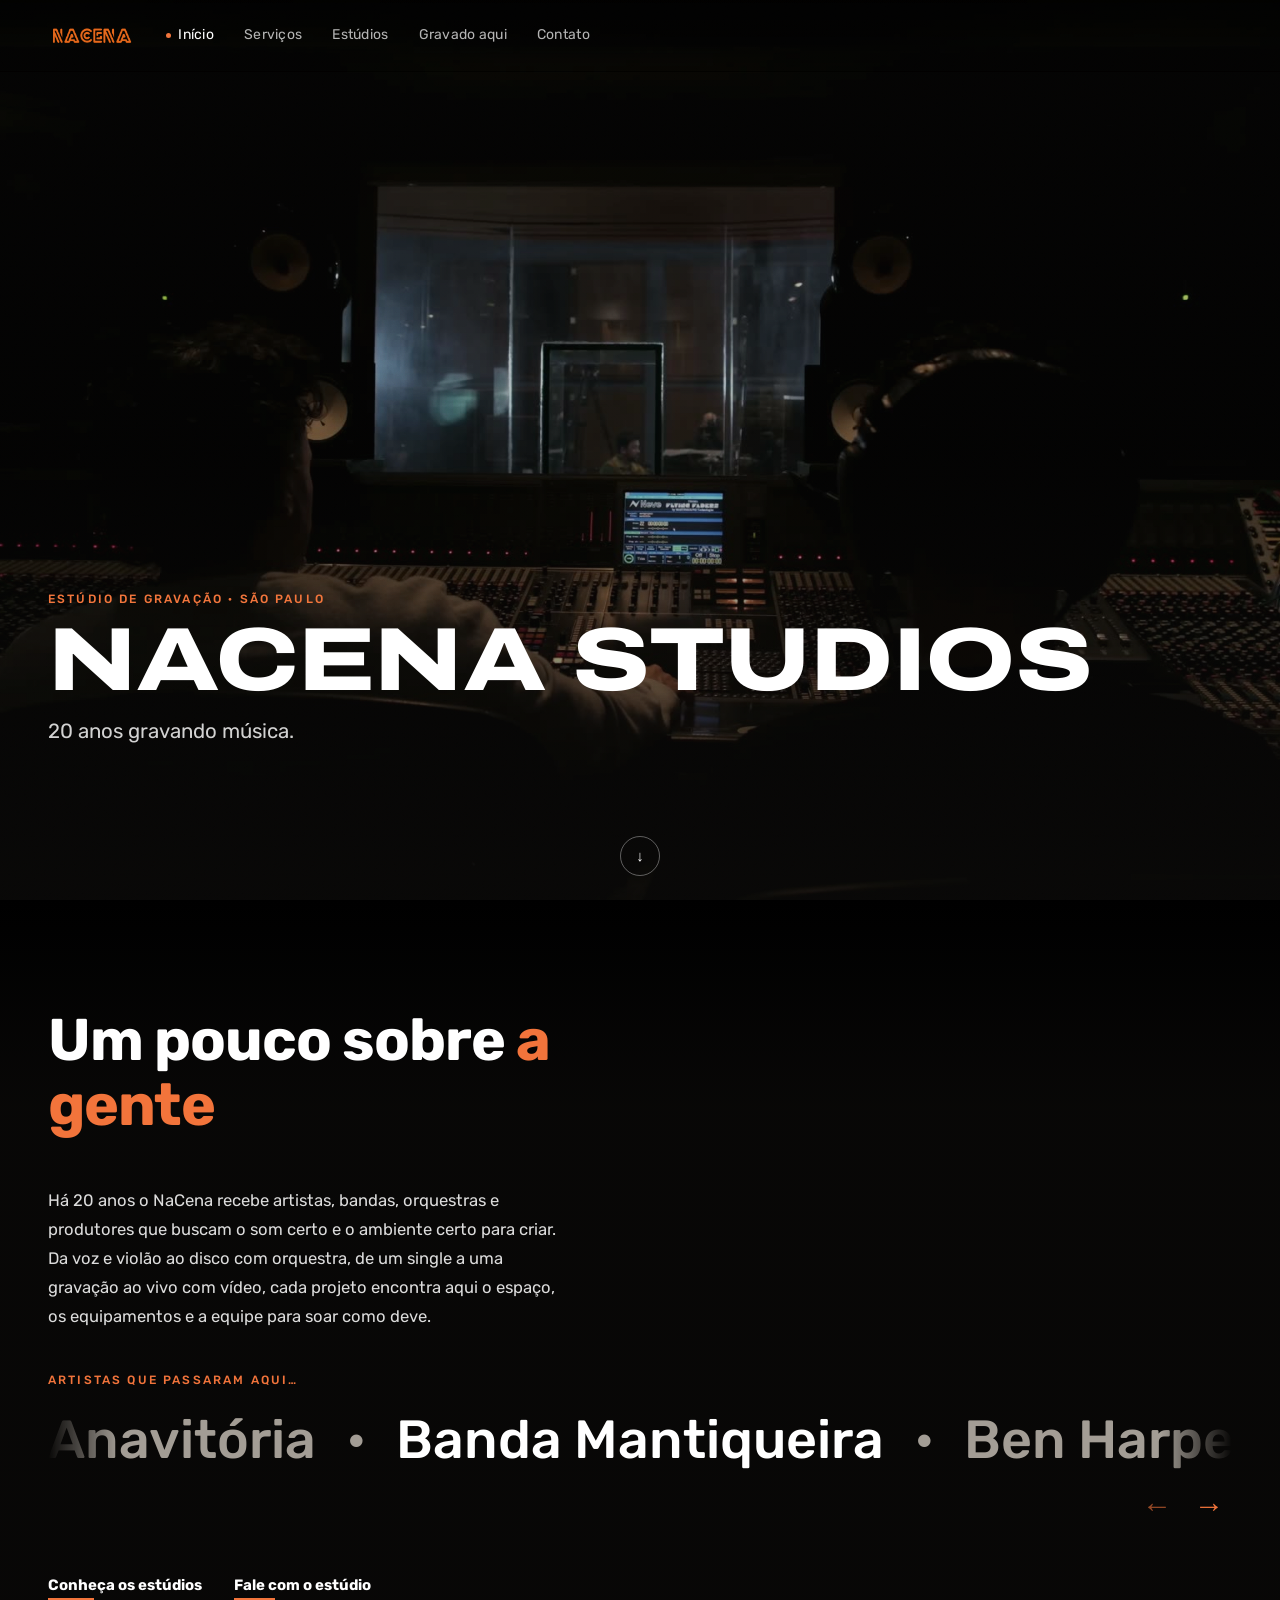
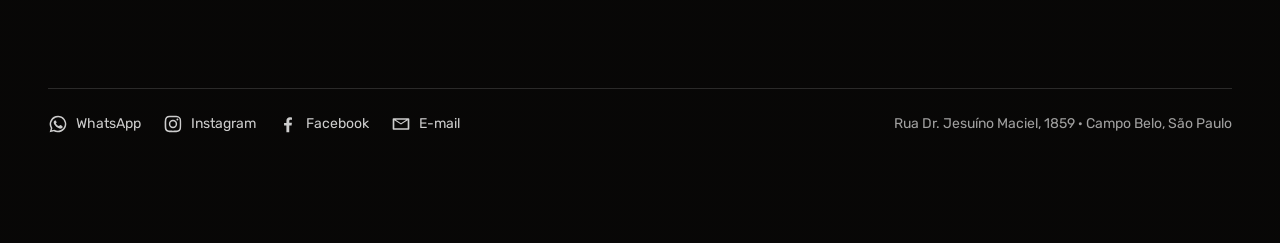
<file: index.html>
<!doctype html>
<html lang="pt-BR">
<head>
  <meta charset="utf-8">
  <meta name="viewport" content="width=device-width, initial-scale=1">
  <title>Nacena Studios | Estúdio de gravação em São Paulo</title>
  <meta name="description" content="Estúdio de gravação em São Paulo há 20 anos. Gravação, mix e master e audiovisual no Campo Belo, a 4 minutos de Congonhas. Gal Costa, Djavan, Liniker e IZA já passaram por aqui.">
  <link rel="canonical" href="https://nacenastudios.com/">
  <!-- Prévia ao compartilhar (WhatsApp, Instagram, Facebook…) -->
  <meta property="og:type" content="website">
  <meta property="og:site_name" content="Nacena Studios">
  <meta property="og:locale" content="pt_BR">
  <meta property="og:title" content="Nacena Studios | Estúdio de gravação em São Paulo">
  <meta property="og:description" content="Estúdio de gravação em São Paulo há 20 anos. Gravação, mix e master e audiovisual no Campo Belo, a 4 minutos de Congonhas. Gal Costa, Djavan, Liniker e IZA já passaram por aqui.">
  <meta property="og:url" content="https://nacenastudios.com/">
  <meta property="og:image" content="https://nacenastudios.com/video/nacena-poster.jpg">
  <meta property="og:image:width" content="1920">
  <meta property="og:image:height" content="1080">
  <meta name="twitter:card" content="summary_large_image">
  <meta name="theme-color" content="#0b0a09">
  <!-- "Ficha" do estúdio para o Google (dados estruturados) -->
  <script type="application/ld+json">
{
  "@context": "https://schema.org",
  "@type": "LocalBusiness",
  "additionalType": "https://en.wikipedia.org/wiki/Recording_studio",
  "name": "Nacena Studios",
  "alternateName": [
    "NaCena Studios",
    "Trama NaCena",
    "Estúdio NaCena"
  ],
  "description": "Estúdio de gravação em São Paulo há 20 anos: gravação, mix e master e audiovisual no Campo Belo, a 4 minutos do Aeroporto de Congonhas.",
  "url": "https://nacenastudios.com/",
  "image": "https://nacenastudios.com/video/nacena-poster.jpg",
  "logo": "https://nacenastudios.com/img/nacena-logo.png",
  "telephone": "+55-11-99936-5624",
  "email": "atendimento@nacena.com.br",
  "address": {
    "@type": "PostalAddress",
    "streetAddress": "Rua Dr. Jesuíno Maciel, 1859",
    "addressLocality": "São Paulo",
    "addressRegion": "SP",
    "addressCountry": "BR"
  },
  "areaServed": "BR",
  "sameAs": [
    "https://www.instagram.com/studionacena",
    "https://www.facebook.com/tramanacena/"
  ],
  "makesOffer": [
    {
      "@type": "Offer",
      "itemOffered": {
        "@type": "Service",
        "name": "Gravação de áudio"
      }
    },
    {
      "@type": "Offer",
      "itemOffered": {
        "@type": "Service",
        "name": "Mixagem e masterização"
      }
    },
    {
      "@type": "Offer",
      "itemOffered": {
        "@type": "Service",
        "name": "Gravação audiovisual"
      }
    }
  ]
}
  </script>
  <link rel="stylesheet" href="/styles.css">
</head>
<!-- Home "clean": o vídeo fica no fundo da página inteira, só com a apresentação do estúdio por cima.
     data-footer="none" = esta página não mostra o rodapé (site.js). -->
<body class="home-clean" data-footer="none">
<script src="/site.js"></script>

<video id="hero-video" class="home-video" muted loop playsinline preload="none" poster="/video/nacena-poster.jpg" aria-label="Sessões de gravação no Nacena Studios"></video>
<div class="home-shade" aria-hidden="true"></div>
<button class="video-toggle" id="video-toggle" aria-label="Pausar vídeo" hidden>❚❚</button>

<main class="home-main">
  <section class="home-hero">
    <div class="wrap">
      <p class="eyebrow">Estúdio de gravação · São Paulo</p>
      <h1 class="display">Nacena Studios</h1>
      <p class="hero-sub">20 anos gravando música.</p>
    </div>
    <a class="home-scroll" href="#sobre" aria-label="Conheça o estúdio">↓</a>
  </section>

  <section class="home-story" id="sobre">
    <div class="wrap">
      <p class="home-lead" data-reveal>Um pouco sobre <span>a gente</span></p>
      <div class="home-text" data-reveal>
        <p>Há 20 anos o NaCena recebe artistas, bandas, orquestras e produtores que buscam o som certo e o ambiente certo para criar. Da voz e violão ao disco com orquestra, de um single a uma gravação ao vivo com vídeo, cada projeto encontra aqui o espaço, os equipamentos e a equipe para soar como deve.</p>
      </div>
      <!-- Artistas que passaram pelo estúdio (lista da primeira versão do site) -->
      <div class="home-artists" data-reveal>
        <p class="eyebrow">Artistas que passaram aqui…</p>
        <div class="marquee artists-marquee"><p class="artists marquee-track" id="artists"></p></div>
        <div class="artists-nav"><button type="button" data-dir="-1" aria-label="Voltar os nomes">←</button><button type="button" data-dir="1" aria-label="Avançar os nomes">→</button></div>
      </div>
      <p class="home-links" data-reveal>
        <a class="link" href="/estudios.html">Conheça os estúdios</a>
        <a class="link" href="/orcamento.html">Fale com o estúdio</a>
      </p>
      <!-- Contato e endereço (o rodapé da home foi removido, então ficam aqui) -->
      <div class="home-contact" data-reveal>
        <nav class="home-social" aria-label="Redes e contato">
          <a id="hc-whats" target="_blank" rel="noopener" aria-label="WhatsApp">
            <svg viewBox="0 0 24 24" aria-hidden="true"><path d="M12 2a10 10 0 0 0-8.6 15.1L2 22l5-1.3A10 10 0 1 0 12 2Zm0 18.2a8.2 8.2 0 0 1-4.2-1.2l-.3-.2-3 .8.8-2.9-.2-.3A8.2 8.2 0 1 1 12 20.2Zm4.5-6.1c-.2-.1-1.5-.7-1.7-.8s-.4-.1-.6.1-.7.8-.8 1-.3.2-.5.1a6.7 6.7 0 0 1-3.3-2.9c-.2-.4.2-.4.7-1.3.1-.2 0-.3 0-.4l-.8-1.8c-.2-.5-.4-.4-.6-.4h-.5a1 1 0 0 0-.7.3 3 3 0 0 0-.9 2.2 5.2 5.2 0 0 0 1.1 2.7 11.8 11.8 0 0 0 4.5 4c1.7.7 2.3.8 3.2.6a2.7 2.7 0 0 0 1.8-1.3 2.2 2.2 0 0 0 .2-1.3c-.1-.1-.2-.2-.5-.3Z"/></svg>
            <span>WhatsApp</span></a>
          <a href="https://instagram.com/studionacena" target="_blank" rel="noopener" aria-label="Instagram">
            <svg viewBox="0 0 24 24" aria-hidden="true"><path d="M12 7a5 5 0 1 0 0 10 5 5 0 0 0 0-10Zm0 8.2a3.2 3.2 0 1 1 0-6.4 3.2 3.2 0 0 1 0 6.4ZM17.3 5.5a1.2 1.2 0 1 0 0 2.4 1.2 1.2 0 0 0 0-2.4ZM12 2c-2.7 0-3 0-4.1.1a7.3 7.3 0 0 0-2.4.4 5 5 0 0 0-2.9 2.9 7.3 7.3 0 0 0-.4 2.4C2 8.9 2 9.3 2 12s0 3 .1 4.1a7.3 7.3 0 0 0 .4 2.4 5 5 0 0 0 2.9 2.9 7.3 7.3 0 0 0 2.4.4c1.1.1 1.4.1 4.1.1s3 0 4.1-.1a7.3 7.3 0 0 0 2.4-.4 5 5 0 0 0 2.9-2.9 7.3 7.3 0 0 0 .4-2.4c.1-1.1.1-1.4.1-4.1s0-3-.1-4.1a7.3 7.3 0 0 0-.4-2.4 5 5 0 0 0-2.9-2.9 7.3 7.3 0 0 0-2.4-.4C15 2 14.7 2 12 2Zm0 1.8c2.7 0 3 0 4 .1a5.4 5.4 0 0 1 1.8.3 3.2 3.2 0 0 1 1.9 1.9 5.4 5.4 0 0 1 .3 1.8c.1 1 .1 1.3.1 4s0 3-.1 4a5.4 5.4 0 0 1-.3 1.8 3.2 3.2 0 0 1-1.9 1.9 5.4 5.4 0 0 1-1.8.3c-1 .1-1.3.1-4 .1s-3 0-4-.1a5.4 5.4 0 0 1-1.8-.3 3.2 3.2 0 0 1-1.9-1.9 5.4 5.4 0 0 1-.3-1.8c-.1-1-.1-1.3-.1-4s0-3 .1-4a5.4 5.4 0 0 1 .3-1.8 3.2 3.2 0 0 1 1.9-1.9 5.4 5.4 0 0 1 1.8-.3c1-.1 1.3-.1 4-.1Z"/></svg>
            <span>Instagram</span></a>
          <a href="https://www.facebook.com/tramanacena/" target="_blank" rel="noopener" aria-label="Facebook">
            <svg viewBox="0 0 24 24" aria-hidden="true"><path d="M13.5 22v-8.2h2.8l.4-3.2h-3.2V8.5c0-.9.3-1.6 1.6-1.6h1.7V4.1a22 22 0 0 0-2.5-.1c-2.5 0-4.2 1.5-4.2 4.3v2.4H7.3v3.2h2.8V22h3.4Z"/></svg>
            <span>Facebook</span></a>
          <a href="mailto:atendimento@nacena.com.br" aria-label="E-mail">
            <svg viewBox="0 0 24 24" aria-hidden="true"><path d="M3 5h18a1 1 0 0 1 1 1v12a1 1 0 0 1-1 1H3a1 1 0 0 1-1-1V6a1 1 0 0 1 1-1Zm1 2.4V17h16V7.4l-8 5.3-8-5.3ZM5.6 7 12 11.2 18.4 7H5.6Z"/></svg>
            <span>E-mail</span></a>
        </nav>
        <a class="home-address" href="https://maps.google.com/?q=Rua+Dr.+Jesu%C3%ADno+Maciel+1859+S%C3%A3o+Paulo" target="_blank" rel="noopener">Rua Dr. Jesuíno Maciel, 1859 · Campo Belo, São Paulo</a>
      </div>
    </div>
  </section>
</main>
<script>
  document.getElementById("hc-whats").href = WHATS;
  const ARTISTS = ["Anavitória", "Banda Mantiqueira", "Ben Harper", "Capital Inicial", "Céu", "Claudio Zoli", "Criolo", "Daniel D'Alcântara", "Earth, Wind & Fire", "Edu Ribeiro", "Fábio Jr.", "Gal Costa", "Herbie Hancock", "Ivan Lins", "Ivete Sangalo", "Jair Rodrigues", "João Bosco", "João Carlos Martins", "Jorginho Neto", "Julia Mestre", "Kanye West", "Liniker", "Luciana Mello", "Luísa Sonza", "Maestro Alexandre Guerra", "Maestro Octavio de Moraes", "Maestro Ruriá Duprat", "Mano Brown", "Matuê", "Nailor Proveta", "Nando Reis", "Pabllo Vittar", "Paulinho da Costa", "Pitty", "Racionais MC's", "Rubel", "Samuel Rosa", "Seu Jorge", "Sidiel Vieira", "Sidmar Vieira", "Tatiana Parra", "Thiago Espírito Santo", "Thiaguinho", "Titãs", "Toquinho", "Vanessa da Mata", "Zezé de Camargo", "Zizi Possi", "IZA", "João Gomes", "Ferrugem"];
  // Faixa que passa sozinha: a lista aparece duas vezes para o loop não ter emenda.
  const line = ARTISTS.map((a, i) => (i % 3 === 1 ? `<b>${esc(a)}</b>` : esc(a)) + "<i>•</i>").join("");
  document.getElementById("artists").innerHTML = `<span>${line}</span><span aria-hidden="true">${line}</span>`;
  // Setas ← →: cada toque desliza a faixa um trecho (uns 2 nomes) para trás ou para frente;
  // segurando, continua deslizando. Depois a faixa segue andando sozinha.
  const track = document.getElementById("artists");
  const anim = () => track.getAnimations()[0];
  function slide(dir) {
    const a = anim(); if (!a) return;
    const total = a.effect.getComputedTiming().duration, half = track.scrollWidth / 2;
    const delta = dir * Math.min(innerWidth * 0.45, 420) / half * total; // trecho em tempo de animação
    const from = a.currentTime, t0 = performance.now(), ms = 450;
    const step = (now) => {
      const k = Math.min(1, (now - t0) / ms), ease = 1 - Math.pow(1 - k, 3);
      a.currentTime = (((from + delta * ease) % total) + total) % total;
      if (k < 1) requestAnimationFrame(step);
    };
    requestAnimationFrame(step);
  }
  document.querySelectorAll(".artists-nav button").forEach((b) => {
    let timer;
    const stop = () => clearInterval(timer);
    b.addEventListener("pointerdown", () => { slide(+b.dataset.dir); stop(); timer = setInterval(() => slide(+b.dataset.dir), 480); });
    ["pointerup", "pointerleave", "pointercancel"].forEach((ev) => b.addEventListener(ev, stop));
    b.addEventListener("keydown", (e) => { if (e.key === "Enter" || e.key === " ") { e.preventDefault(); slide(+b.dataset.dir); } });
  });
</script>

</body>
</html>
</file>
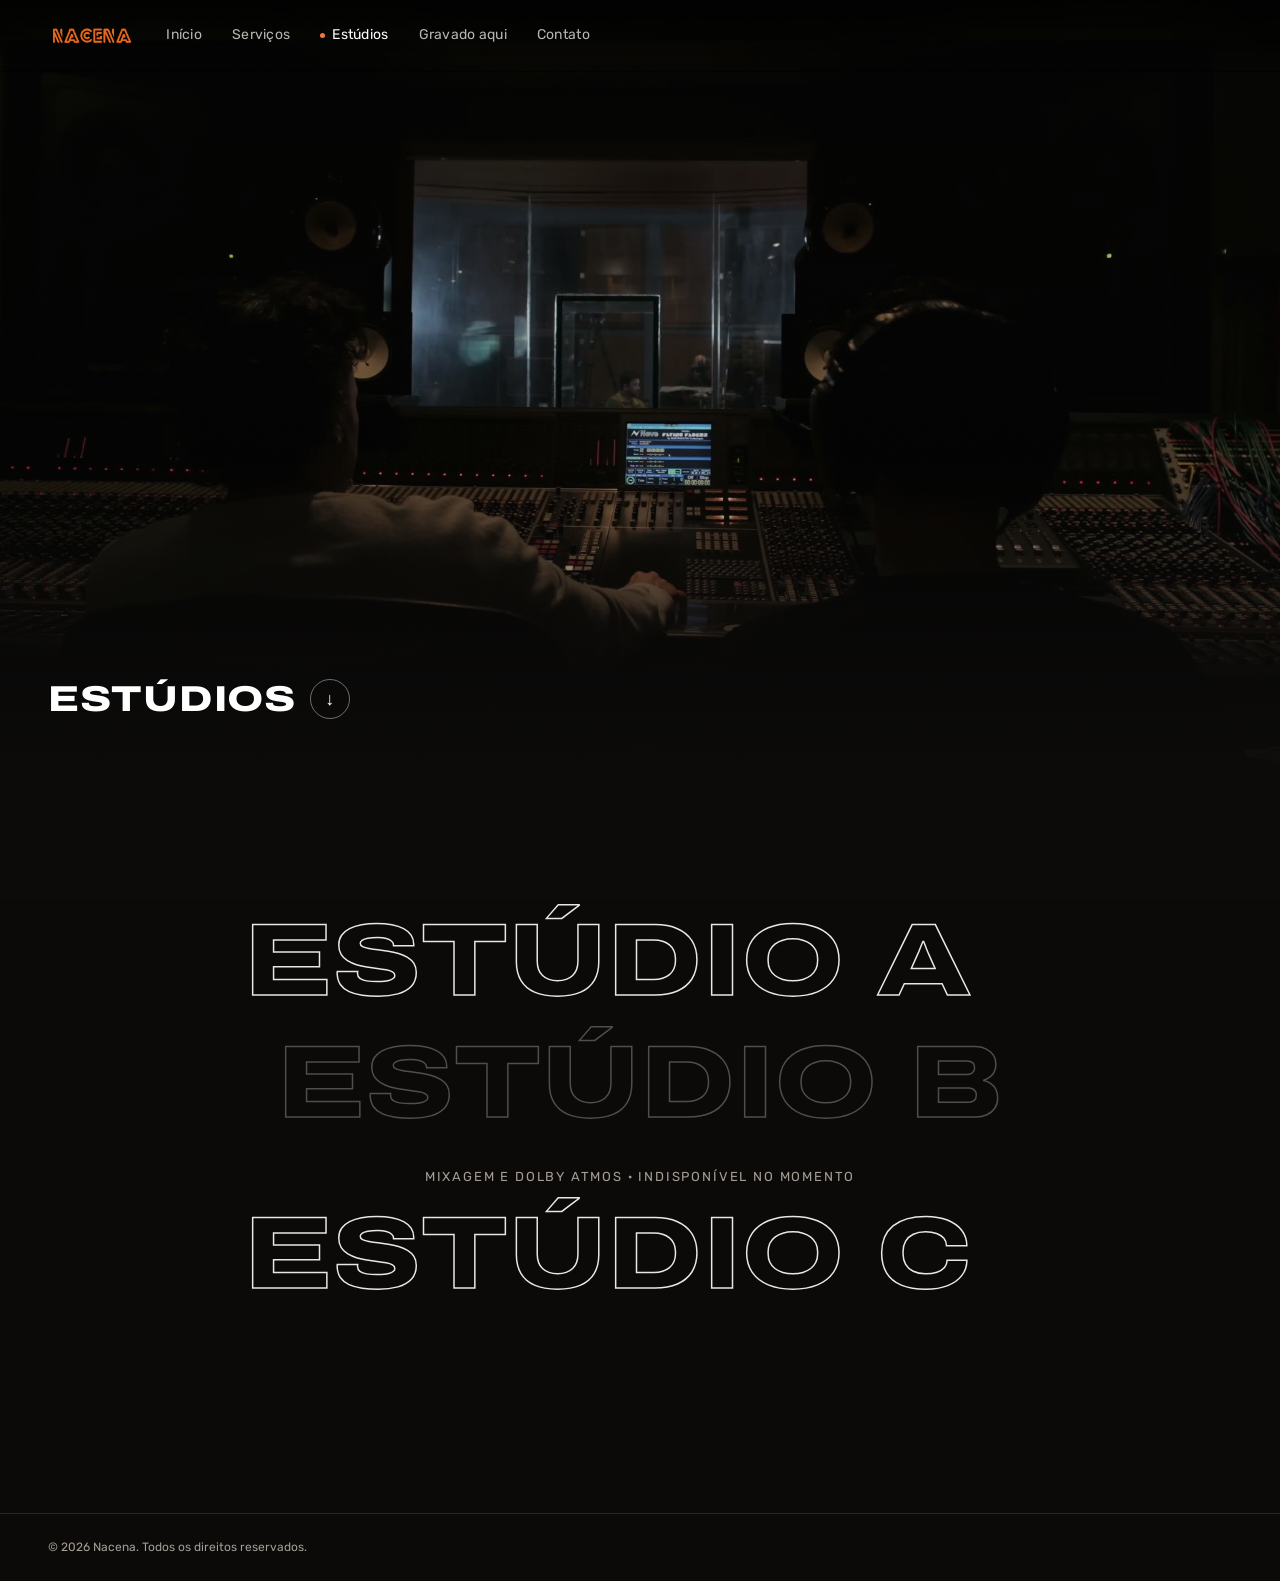
<file: estudios.html>
<!doctype html>
<html lang="pt-BR">
<head>
  <meta charset="utf-8">
  <meta name="viewport" content="width=device-width, initial-scale=1">
  <title>Estúdios de gravação em São Paulo | Nacena Studios</title>
  <meta name="description" content="Conheça os estúdios do Nacena Studios, em São Paulo: o Estúdio A, com salão de 120 m² e piano Yamaha C7, e o Estúdio C, com console SSL AWS.">
  <link rel="canonical" href="https://nacenastudios.com/estudios.html">
  <!-- Prévia ao compartilhar (WhatsApp, Instagram, Facebook…) -->
  <meta property="og:type" content="website">
  <meta property="og:site_name" content="Nacena Studios">
  <meta property="og:locale" content="pt_BR">
  <meta property="og:title" content="Estúdios de gravação em São Paulo | Nacena Studios">
  <meta property="og:description" content="Conheça os estúdios do Nacena Studios, em São Paulo: o Estúdio A, com salão de 120 m² e piano Yamaha C7, e o Estúdio C, com console SSL AWS.">
  <meta property="og:url" content="https://nacenastudios.com/estudios.html">
  <meta property="og:image" content="https://nacenastudios.com/video/nacena-poster.jpg">
  <meta property="og:image:width" content="1920">
  <meta property="og:image:height" content="1080">
  <meta name="twitter:card" content="summary_large_image">
  <meta name="theme-color" content="#0b0a09">
  <link rel="stylesheet" href="/styles.css">
</head>
<body>
<script src="/site.js"></script>
<script src="/estudios.js"></script>

<!-- Página geral dos estúdios (referência: powerstation.nyc/studios-1).
     Textos e fotos vêm de estudios.js; aqui só muda o texto de abertura. -->
<section class="st-hero">
  <video id="hero-video" muted loop playsinline preload="none" poster="/video/nacena-poster.jpg" aria-label="Sessões de gravação no NaCena Studios"></video>
  <button class="video-toggle" id="video-toggle" aria-label="Pausar vídeo" hidden>❚❚</button>
  <a class="st-hero-cap wrap" href="#st-list"><h1>Estúdios</h1><span aria-hidden="true">↓</span></a>
</section>


<!-- Lista enxuta: só o nome de cada estúdio, centralizado. Ao clicar, abre a página dele
     (/estudios/sala-x) com fotos, equipamentos e planta. -->
<section class="st-pick" id="st-list">
  <nav class="wrap st-names" id="st-cards" aria-label="Estúdios"></nav>
</section>

<script>
  document.getElementById("st-cards").innerHTML = STUDIOS.map((s) => `
    <a href="/estudios/${s.slug}" data-reveal class="${s.unavailable ? "off" : ""}"><span>${esc(s.name)}</span><i aria-hidden="true">↗</i>${
      s.unavailable ? `<small>${esc(s.tagline)} · indisponível no momento</small>` : ""}</a>`).join("");
</script>
</body>
</html>
</file>
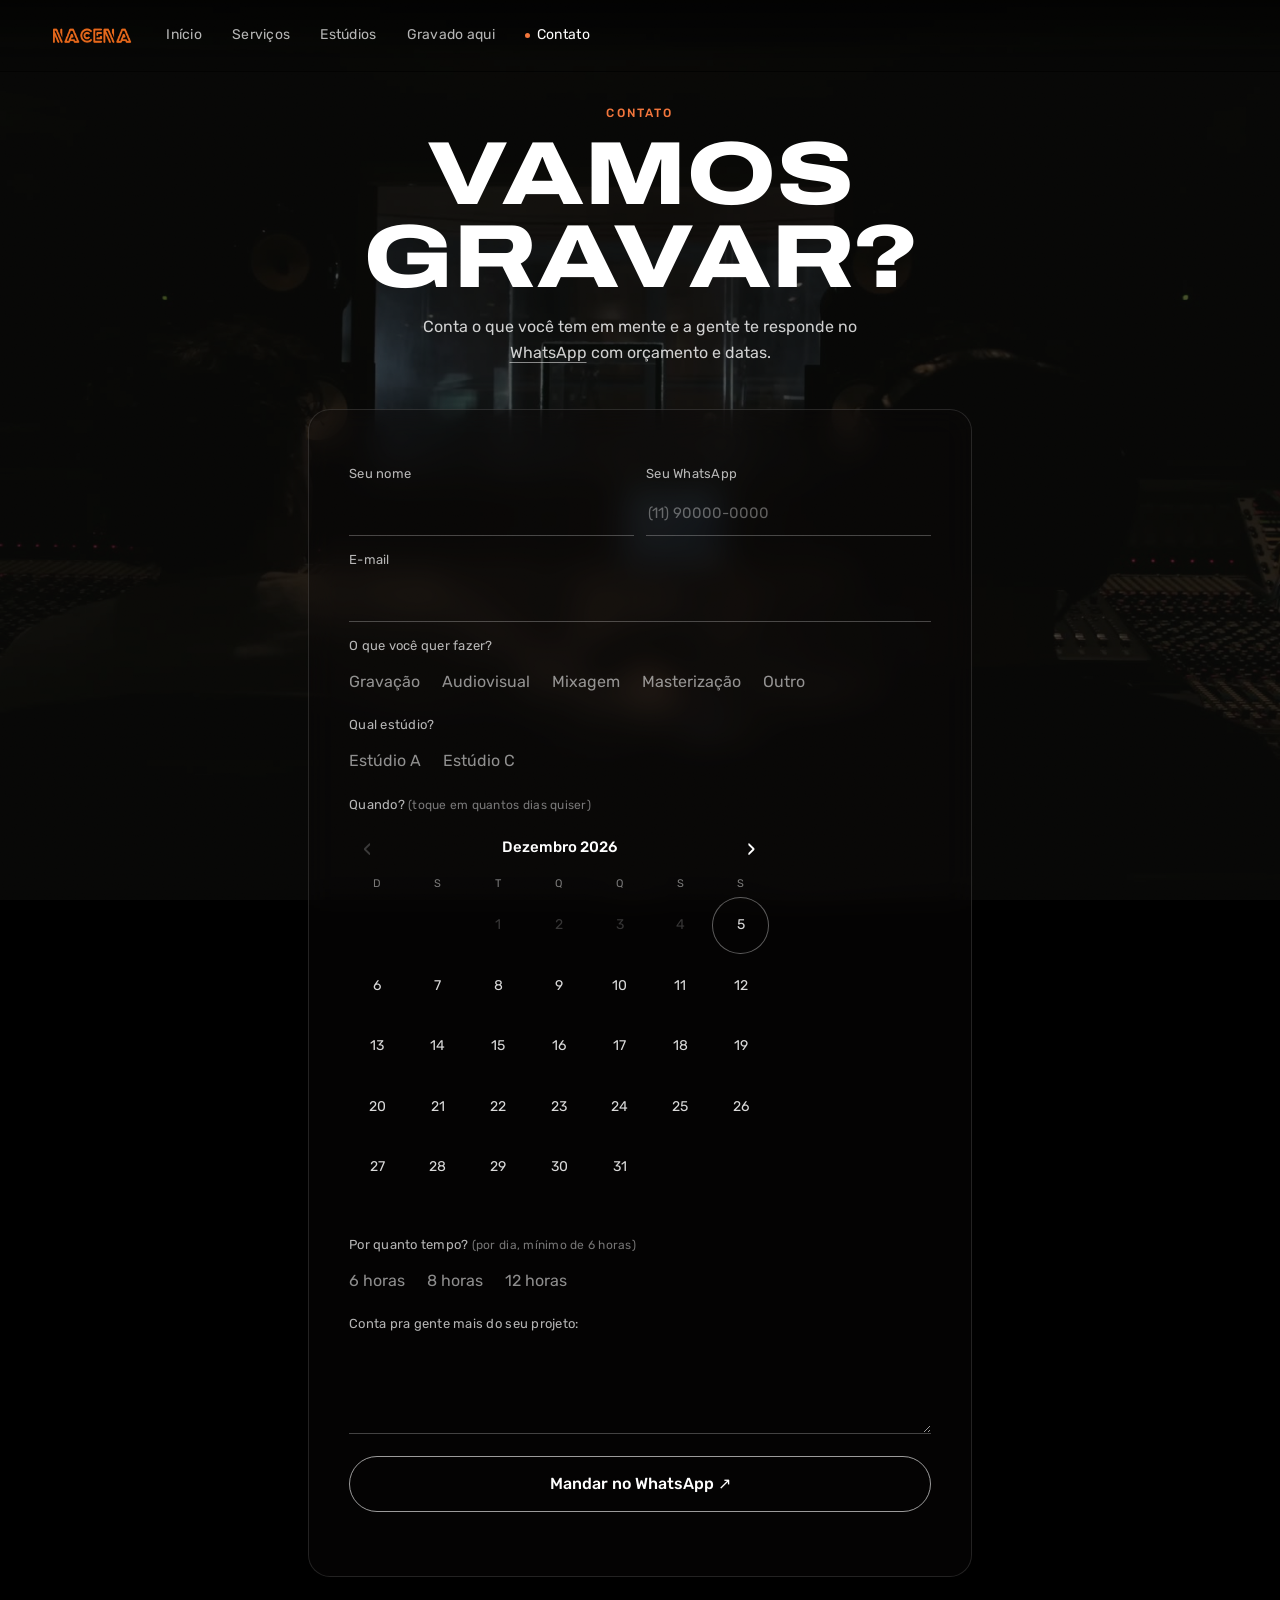
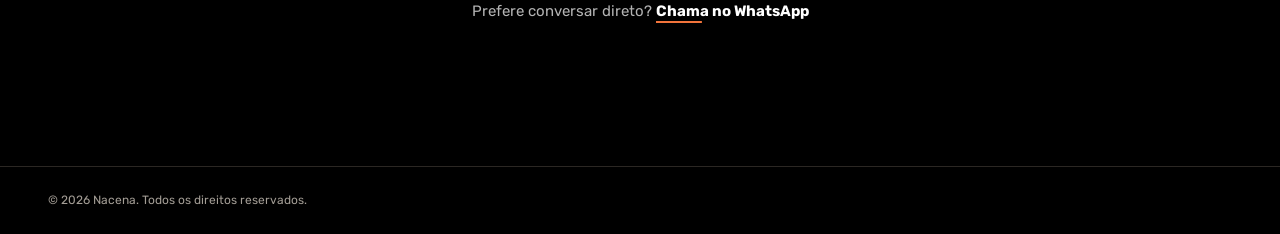
<file: orcamento.html>
<!doctype html>
<html lang="pt-BR">
<head>
  <meta charset="utf-8">
  <meta name="viewport" content="width=device-width, initial-scale=1">
  <title>Contato e orçamento | Nacena Studios</title>
  <meta name="description" content="Peça um orçamento para gravar, mixar ou masterizar no Nacena Studios, em São Paulo. Resposta pelo WhatsApp com valores e datas.">
  <link rel="canonical" href="https://nacenastudios.com/orcamento.html">
  <!-- Prévia ao compartilhar (WhatsApp, Instagram, Facebook…) -->
  <meta property="og:type" content="website">
  <meta property="og:site_name" content="Nacena Studios">
  <meta property="og:locale" content="pt_BR">
  <meta property="og:title" content="Contato e orçamento | Nacena Studios">
  <meta property="og:description" content="Peça um orçamento para gravar, mixar ou masterizar no Nacena Studios, em São Paulo. Resposta pelo WhatsApp com valores e datas.">
  <meta property="og:url" content="https://nacenastudios.com/orcamento.html">
  <meta property="og:image" content="https://nacenastudios.com/video/nacena-poster.jpg">
  <meta property="og:image:width" content="1920">
  <meta property="og:image:height" content="1080">
  <meta name="twitter:card" content="summary_large_image">
  <meta name="theme-color" content="#0b0a09">
  <link rel="stylesheet" href="/styles.css">
</head>
<body class="home-clean video-page">
<script src="/site.js"></script>

<video id="hero-video" class="home-video" muted loop playsinline preload="none" poster="/video/nacena-poster.jpg" aria-hidden="true"></video>
<div class="home-shade" aria-hidden="true"></div>
<button class="video-toggle" id="video-toggle" aria-label="Pausar vídeo" hidden>❚❚</button>

<section class="page-top home-main contact-cool">
  <div class="wrap">
    <header class="cc-head" data-reveal>
      <p class="eyebrow">Contato</p>
      <h1 class="display">Vamos gravar?</h1>
      <p class="lead">Conta o que você tem em mente e a gente te responde no <a class="cc-whats" id="cc-whats" target="_blank" rel="noopener">WhatsApp</a> com orçamento e datas.</p>
    </header>

    <form class="cc-form" id="form" novalidate data-reveal>
      <div class="field-row">
        <div class="field"><label for="name">Seu nome</label><input id="name" required autocomplete="name"></div>
        <div class="field"><label for="phone">Seu WhatsApp</label><input id="phone" required inputmode="tel" autocomplete="tel" placeholder="(11) 90000-0000"></div>
      </div>
      <div class="field"><label for="email">E-mail</label><input id="email" type="email" autocomplete="email"></div>

      <div class="field">
        <label>O que você quer fazer?</label>
        <div class="pick" id="service">
          <!-- Por enquanto só serviços presenciais (online e produção musical saíram do site). -->
          <button type="button">Gravação</button>
          <button type="button">Audiovisual</button>
          <button type="button">Mixagem</button>
          <button type="button">Masterização</button>
          <button type="button">Outro</button>
        </div>
      </div>

      <div class="field">
        <label>Qual estúdio?</label>
        <div class="pick" id="room">
          <button type="button" data-v="A">Estúdio A</button>
          <button type="button" data-v="C">Estúdio C</button>
        </div>
      </div>

      <div class="field">
        <label>Quando? <small>(toque em quantos dias quiser)</small></label>
        <div class="cal" id="cal">
          <div class="cal-head">
            <button type="button" class="cal-nav" data-step="-1" aria-label="Mês anterior">‹</button>
            <strong id="cal-title"></strong>
            <button type="button" class="cal-nav" data-step="1" aria-label="Próximo mês">›</button>
          </div>
          <div class="cal-week"><span>D</span><span>S</span><span>T</span><span>Q</span><span>Q</span><span>S</span><span>S</span></div>
          <div class="cal-days" id="cal-days"></div>
          <p class="cal-picked" id="cal-picked"></p>
        </div>
      </div>
      <div class="field">
        <label>Por quanto tempo? <small>(por dia, mínimo de 6 horas)</small></label>
        <div class="pick" id="hours">
          <button type="button">6 horas</button>
          <button type="button">8 horas</button>
          <button type="button">12 horas</button>
        </div>
      </div>

      <div class="field"><label for="message">Conta pra gente mais do seu projeto:</label>
        <textarea id="message" rows="3"></textarea></div>

      <button class="btn lg cc-send" type="submit">Mandar no WhatsApp ↗</button>
      <div class="error" id="err"></div>
    </form>

    <p class="cc-alt" data-reveal>Prefere conversar direto? <a class="link" id="whats-link" target="_blank" rel="noopener">Chama no WhatsApp</a></p>
  </div>
</section>

<script>
  document.getElementById("whats-link").href = WHATS;
  document.getElementById("cc-whats").href = WHATS;
  // ---------- calendário: dias avulsos (a partir de hoje) ----------
  // Cada toque marca/desmarca um dia. Dias seguidos aparecem juntos no resumo ("10 a 12/11").
  const days = new Set();
  const iso = (d) => `${d.getFullYear()}-${String(d.getMonth() + 1).padStart(2, "0")}-${String(d.getDate()).padStart(2, "0")}`;
  const brDate = (s) => s.split("-").reverse().join("/");
  const nextDay = (s) => { const d = new Date(s + "T12:00"); d.setDate(d.getDate() + 1); return iso(d); };
  const pickedText = () => {
    const list = [...days].sort(), out = [];
    for (let i = 0; i < list.length; i++) {
      let j = i;
      while (j + 1 < list.length && list[j + 1] === nextDay(list[j])) j++;
      out.push(j > i ? `${brDate(list[i])} a ${brDate(list[j])}` : brDate(list[i]));
      i = j;
    }
    return out.join(", ");
  };
  const today = new Date(); today.setHours(0, 0, 0, 0);
  let view = new Date(today.getFullYear(), today.getMonth(), 1);
  const MONTHS = ["janeiro","fevereiro","março","abril","maio","junho","julho","agosto","setembro","outubro","novembro","dezembro"];
  function drawCal() {
    document.getElementById("cal-title").textContent = `${MONTHS[view.getMonth()]} ${view.getFullYear()}`;
    const first = view.getDay(), total = new Date(view.getFullYear(), view.getMonth() + 1, 0).getDate();
    let html = "<span></span>".repeat(first);
    for (let d = 1; d <= total; d++) {
      const date = new Date(view.getFullYear(), view.getMonth(), d), key = iso(date);
      const cls = [days.has(key) ? "on" : "", +date === +today ? "today" : ""].filter(Boolean).join(" ");
      html += `<button type="button" data-d="${key}" ${date < today ? "disabled" : ""} class="${cls}">${d}</button>`;
    }
    document.getElementById("cal-days").innerHTML = html;
    document.querySelector('.cal-nav[data-step="-1"]').disabled = view <= new Date(today.getFullYear(), today.getMonth(), 1);
    const n = days.size;
    document.getElementById("cal-picked").textContent = n ? `${n} ${n === 1 ? "dia" : "dias"}: ${pickedText()}` : "";
  }
  document.getElementById("cal").addEventListener("click", (e) => {
    const nav = e.target.closest(".cal-nav"), day = e.target.closest("[data-d]");
    if (nav) { view = new Date(view.getFullYear(), view.getMonth() + +nav.dataset.step, 1); drawCal(); }
    if (day) {
      const k = day.dataset.d;
      days.has(k) ? days.delete(k) : days.add(k);
      drawCal();
    }
  });
  drawCal();
  const form = document.getElementById("form");
  const chosen = { service: "", room: "", hours: "" };

  // botões de escolha única
  for (const id of ["service", "room", "hours"]) {
    const box = document.getElementById(id);
    box.addEventListener("click", (e) => {
      const b = e.target.closest("button");
      if (!b) return;
      box.querySelectorAll("button").forEach((x) => x.classList.toggle("on", x === b));
      chosen[id] = b.dataset.v ?? b.textContent;
    });
  }
  // ao preencher um campo marcado como faltando, tira a marca
  form.addEventListener("input", (e) => e.target.closest(".field")?.classList.remove("missing"));
  form.addEventListener("click", (e) => e.target.closest(".pick button") && e.target.closest(".field").classList.remove("missing"));
  // vindo da página de uma sala (?sala=A) já marca a sala
  const pre = new URLSearchParams(location.search).get("sala");
  if (pre) document.querySelector(`#room button[data-v="${CSS.escape(pre.toUpperCase())}"]`)?.click();
  // vindo da página de serviços (?servico=Mixagem) já marca o serviço
  const svc = new URLSearchParams(location.search).get("servico");
  if (svc) [...document.querySelectorAll("#service button")].find((b) => b.textContent === svc)?.click();

  // ---------- aviso por e-mail ----------
  // Os pedidos chegam neste e-mail pelo FormSubmit (formsubmit.co, grátis, sem cadastro).
  // No 1º pedido o FormSubmit manda um e-mail de ATIVAÇÃO para este endereço: é preciso clicar no link uma vez.
  const NOTIFY_EMAIL = "nacenaestudios@gmail.com";
  async function sendEmail(fields) {
    const r = await fetch(`https://formsubmit.co/ajax/${NOTIFY_EMAIL}`, {
      method: "POST",
      headers: { "Content-Type": "application/json", Accept: "application/json" },
      body: JSON.stringify({ ...fields, _template: "table", _captcha: "false" }),
    });
    const data = await r.json().catch(() => ({}));
    if (!r.ok || data.success === "false" || data.success === false) throw new Error(data.message || "Falha no e-mail");
    return data;
  }

  form.addEventListener("submit", async (ev) => {
    ev.preventDefault();
    const v = (id) => document.getElementById(id).value.trim();
    const err = document.getElementById("err");
    const btn = form.querySelector('button[type="submit"]');
    // Diz exatamente o que falta e marca os campos (some ao preencher).
    const missing = [
      [!v("name"), "seu nome", "name"],
      [v("phone").replace(/\D/g, "").length < 8, v("phone") ? "um WhatsApp válido (com DDD)" : "seu WhatsApp", "phone"],
      [!chosen.service, "o que você quer fazer", "service"],
    ].filter(([miss]) => miss);
    document.querySelectorAll(".cc-form .missing").forEach((el) => el.classList.remove("missing"));
    if (missing.length) {
      const names = missing.map(([, label]) => label);
      err.textContent = `Falta ${names.length > 1 ? names.slice(0, -1).join(", ") + " e " + names.at(-1) : names[0]}.`;
      missing.forEach(([, , id]) => document.getElementById(id).closest(".field").classList.add("missing"));
      document.getElementById(missing[0][2]).closest(".field").scrollIntoView({ behavior: "smooth", block: "center" });
      return;
    }
    // Resumo completo do pedido, que já vai pronto para o WhatsApp do estúdio.
    // Mensagem pronta para o WhatsApp (o *texto* fica em negrito no WhatsApp). Só entra o que a pessoa preencheu.
    const linhas = [
      ["Nome", v("name")],
      ["Serviço", chosen.service],
      ["Estúdio", chosen.room ? `Estúdio ${chosen.room}` : ""],
      ["Datas", pickedText()],
      ["Duração", chosen.hours ? `${chosen.hours} por dia` : ""],
      ["E-mail", v("email")],
      ["Sobre o projeto", v("message")],
    ].filter(([, val]) => val).map(([k, val]) => `*${k}:* ${val}`).join("\n");
    const resumo = `Olá, tudo bem? Vim pelo site e gostaria de um orçamento!\n\n*Orçamento detalhado*\n${linhas}`;
    const whatsUrl = `https://wa.me/5511999365624?text=${encodeURIComponent(resumo)}`;
    // Abre o WhatsApp na hora do clique (antes de qualquer espera, senão o navegador bloqueia a janela).
    // A pessoa só precisa tocar em "enviar" lá. O e-mail para a equipe segue em paralelo.
    window.open(whatsUrl, "_blank", "noopener");
    btn.disabled = true; btn.textContent = "Enviando…"; err.textContent = "";
    try {
      // 1) e-mail para a equipe (FormSubmit, grátis) e 2) cópia no banco do site, quando houver servidor.
      //    Os dois seguem em segundo plano: a confirmação aparece em no máximo 3 s, mesmo se o FormSubmit
      //    estiver lento (o WhatsApp já abriu, então o pedido não se perde).
      const pending = Promise.allSettled([
        sendEmail({
          _subject: `Novo pedido pelo site: ${v("name")} (${chosen.service})`,
          Nome: v("name"), WhatsApp: v("phone"), "E-mail": v("email") || "-", Serviço: chosen.service,
          Estúdio: chosen.room ? `Estúdio ${chosen.room}` : "-", Período: pickedText() || "-",
          "Duração por dia": chosen.hours || "-", Projeto: v("message") || "-",
          _replyto: v("email") || undefined,
        }),
        api("/api/quotes", {
          method: "POST",
          body: JSON.stringify({
            name: v("name"), phone: v("phone"), email: v("email"), service: chosen.service, room: chosen.room,
            date: pickedText(), hours: chosen.hours, is_company: false, message: v("message"),
          }),
        }),
      ]);
      await Promise.race([pending, new Promise((r) => setTimeout(r, 3000))]);
      // Mesmo se o e-mail falhar, o pedido já foi aberto no WhatsApp: mostra a confirmação.
      form.innerHTML = `
        <div class="cc-done">
          <h2>Quase lá, ${esc(v("name").split(" ")[0])}!</h2>
          <p class="lead">Abrimos o WhatsApp do estúdio com o seu pedido já escrito. É só tocar em enviar por lá.</p>
          <p style="margin-top:22px"><a class="btn lg cc-send" target="_blank" rel="noopener" href="${whatsUrl}">Abrir o WhatsApp de novo ↗</a></p>
        </div>`;
    } catch (e) {
      err.textContent = e.message; btn.disabled = false; btn.textContent = "Mandar no WhatsApp ↗";
    }
  });
</script>
</body>
</html>
</file>
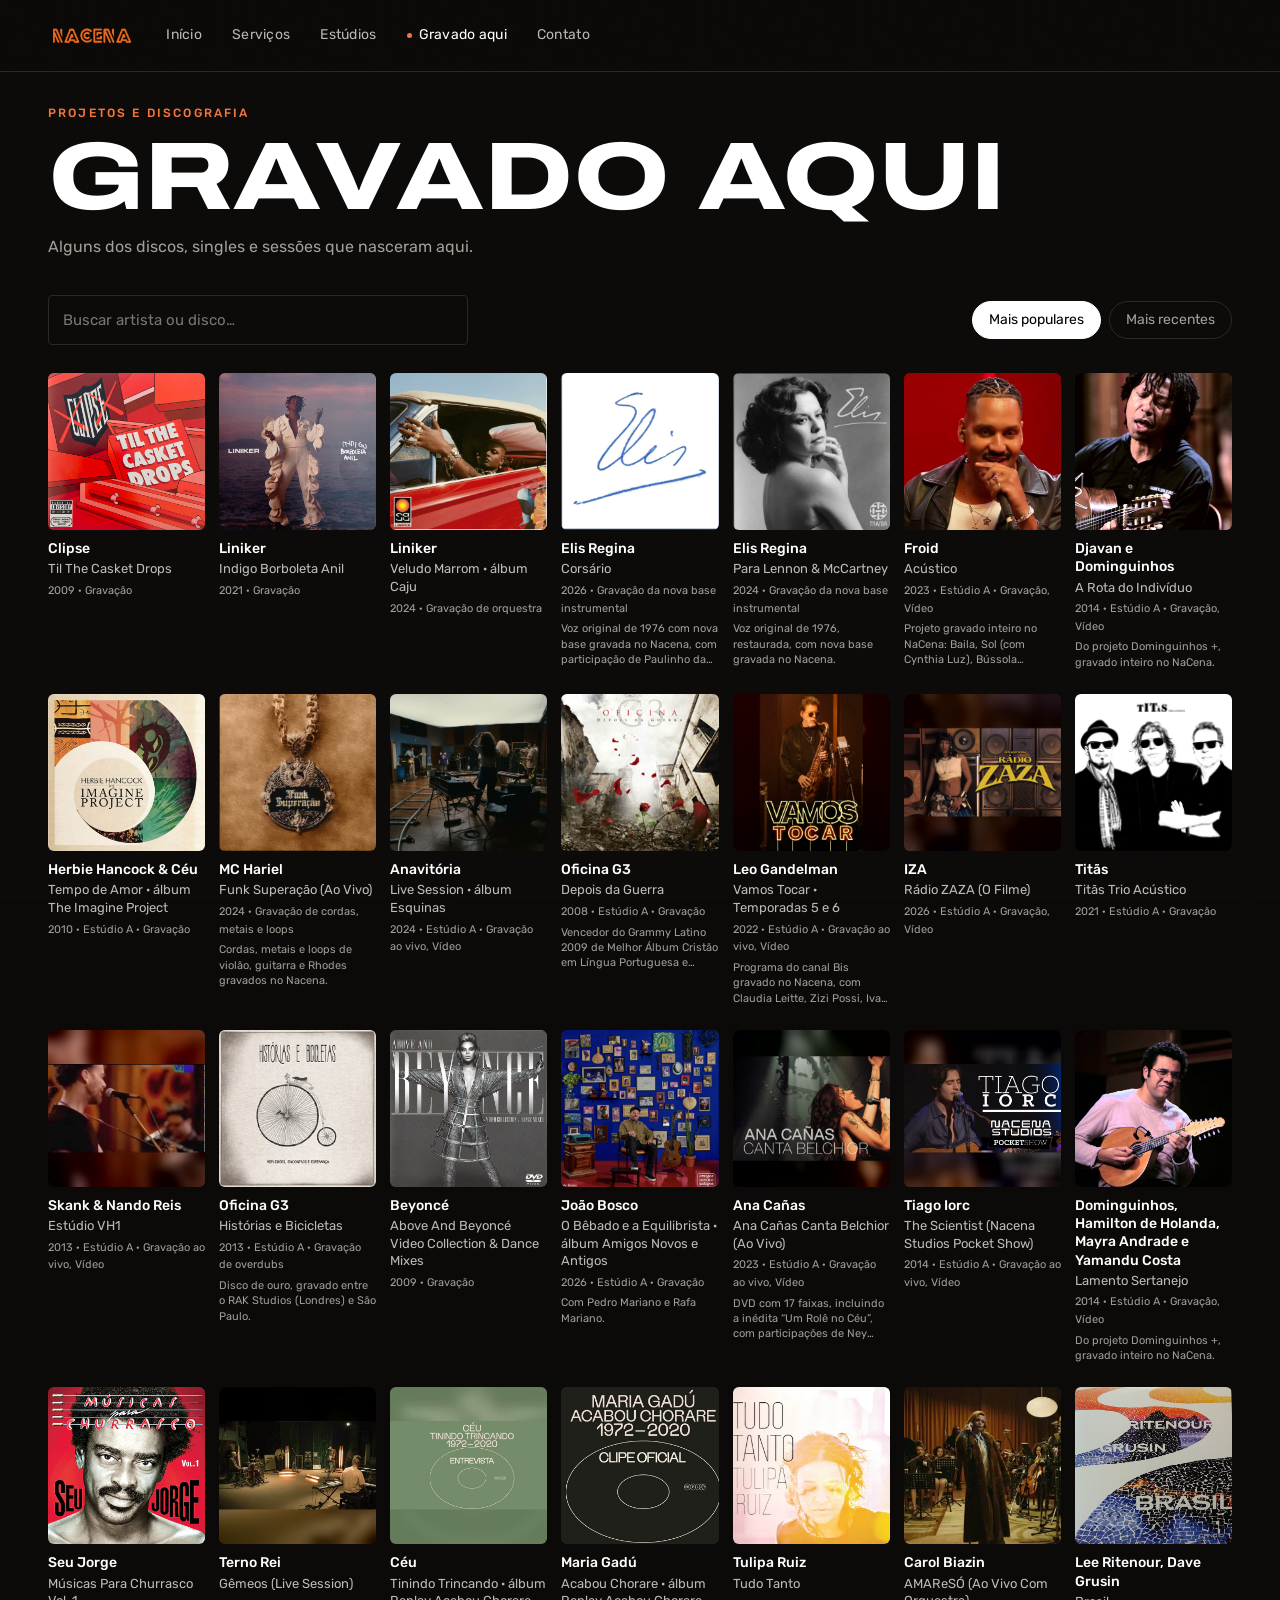
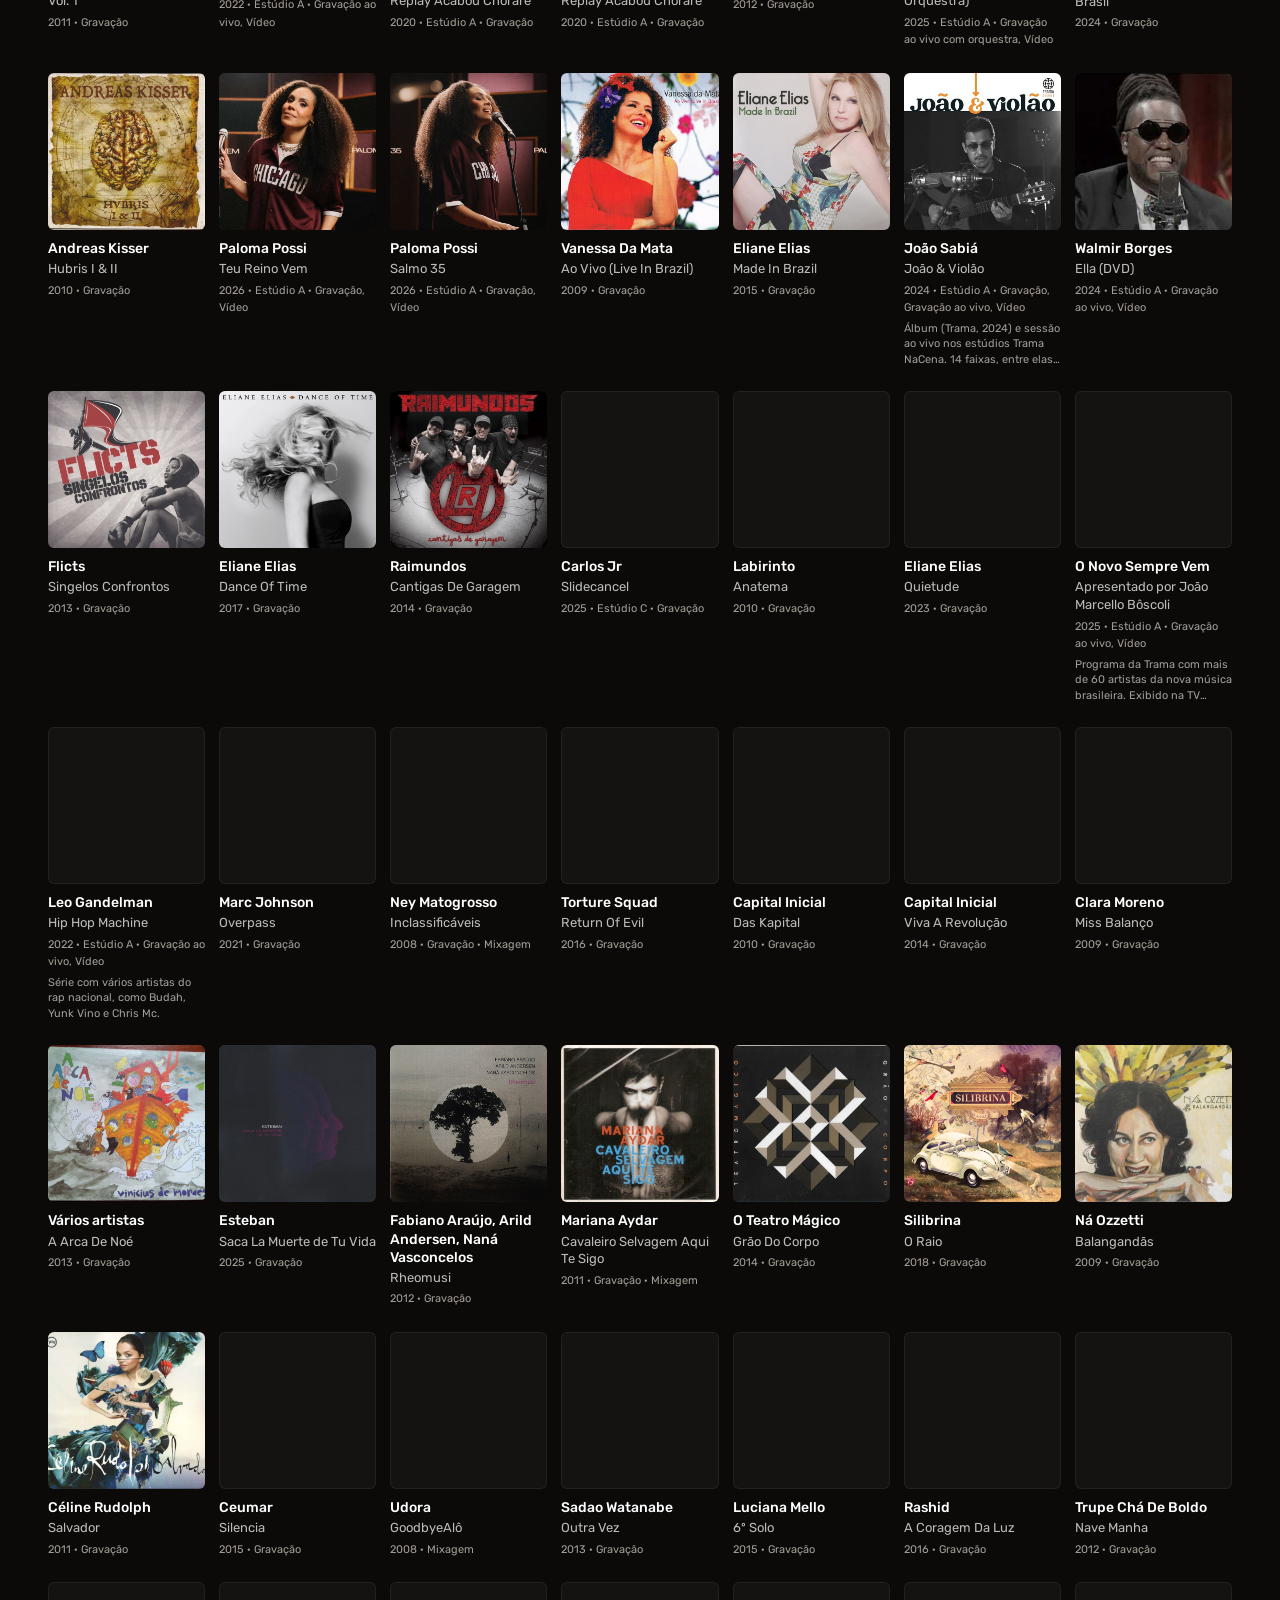
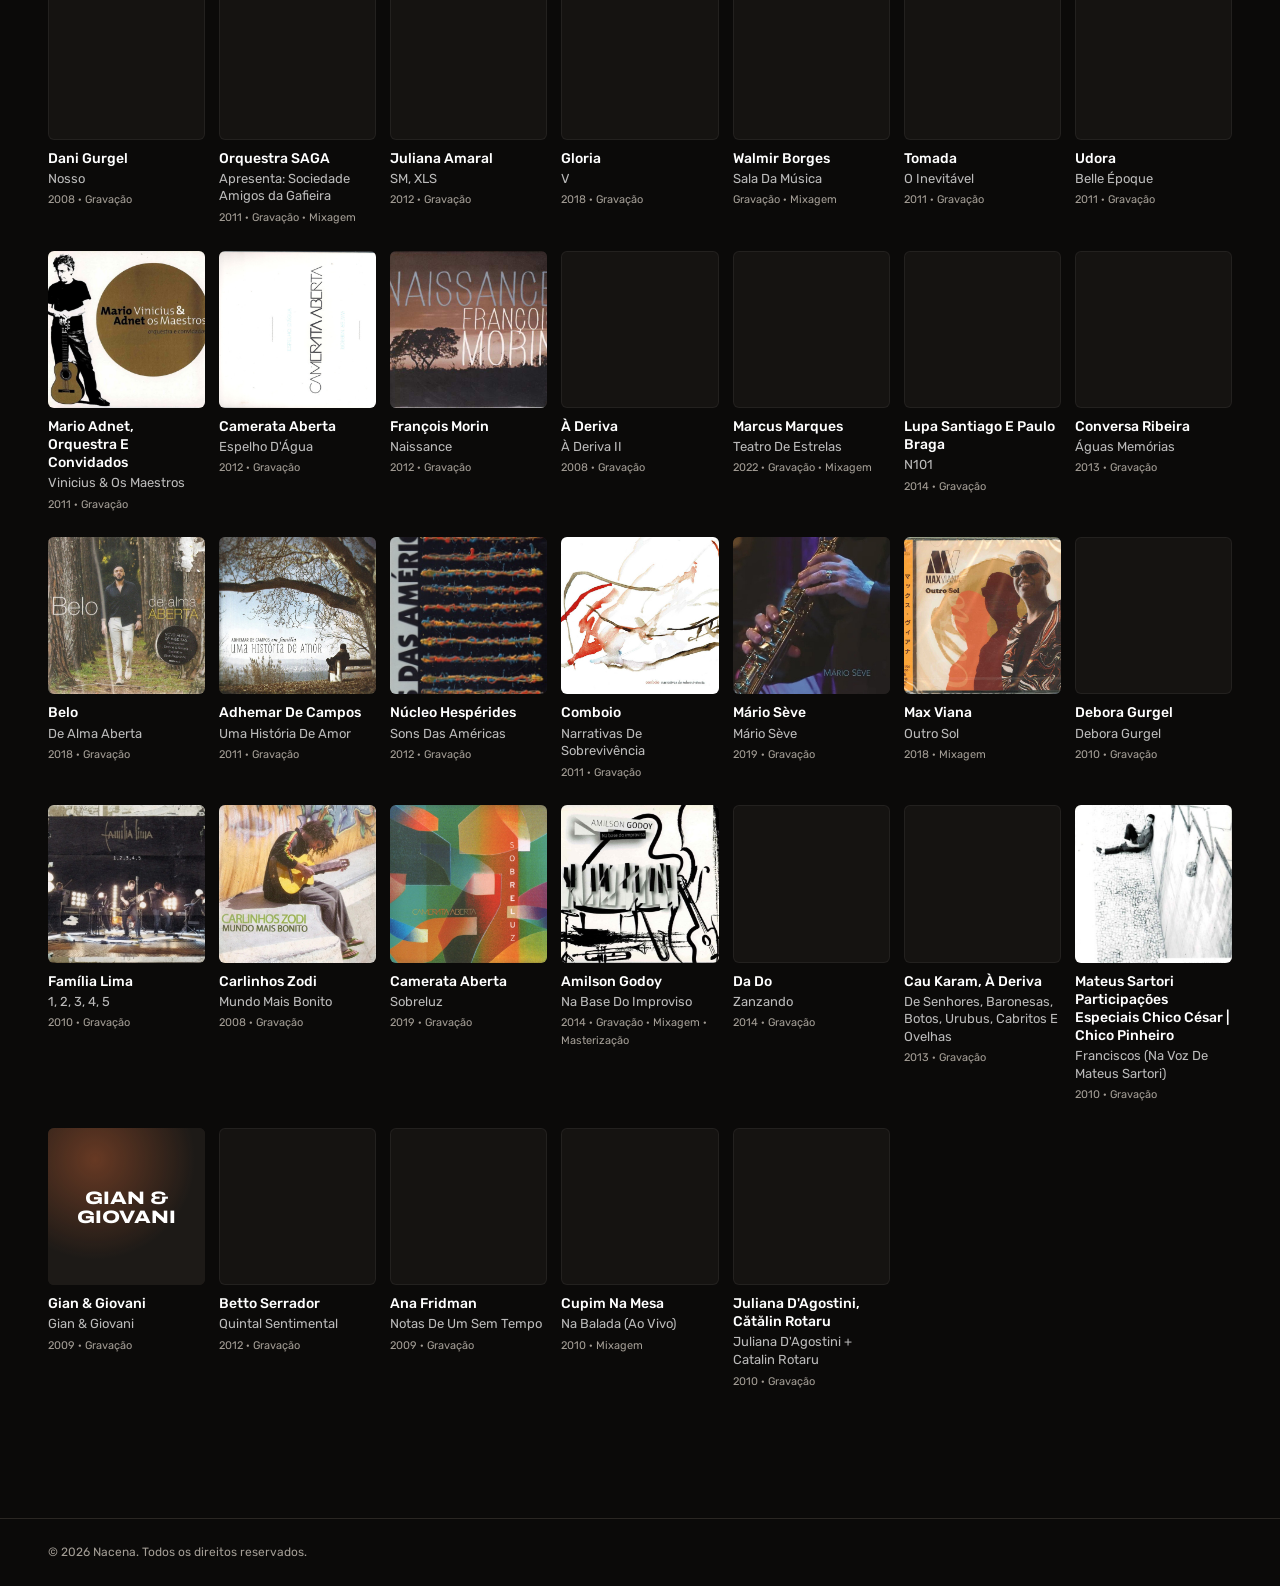
<file: projetos.html>
<!doctype html>
<html lang="pt-BR">
<head>
  <meta charset="utf-8">
  <meta name="viewport" content="width=device-width, initial-scale=1">
  <title>Gravado aqui: discos e sessões | Nacena Studios</title>
  <meta name="description" content="Discos, singles e sessões gravados no Nacena Studios, em São Paulo: Gal Costa, Djavan, Elis Regina, Liniker, IZA, Froid, Terno Rei e muitos outros.">
  <link rel="canonical" href="https://nacenastudios.com/projetos.html">
  <!-- Prévia ao compartilhar (WhatsApp, Instagram, Facebook…) -->
  <meta property="og:type" content="website">
  <meta property="og:site_name" content="Nacena Studios">
  <meta property="og:locale" content="pt_BR">
  <meta property="og:title" content="Gravado aqui: discos e sessões | Nacena Studios">
  <meta property="og:description" content="Discos, singles e sessões gravados no Nacena Studios, em São Paulo: Gal Costa, Djavan, Elis Regina, Liniker, IZA, Froid, Terno Rei e muitos outros.">
  <meta property="og:url" content="https://nacenastudios.com/projetos.html">
  <meta property="og:image" content="https://nacenastudios.com/video/nacena-poster.jpg">
  <meta property="og:image:width" content="1920">
  <meta property="og:image:height" content="1080">
  <meta name="twitter:card" content="summary_large_image">
  <meta name="theme-color" content="#0b0a09">
  <link rel="stylesheet" href="/styles.css">
</head>
<body data-header="solid">
<script src="/site.js"></script>
<script src="/projetos.js"></script>
<script src="/discografia.js"></script>

<section class="page-top">
  <div class="wrap">
    <div data-reveal>
      <p class="eyebrow">Projetos e discografia</p>
      <h1 class="display" style="font-size:clamp(30px,9vw,96px)">Gravado aqui</h1>
      <p class="lead">Alguns dos discos, singles e sessões que nasceram aqui.</p>
    </div>
    <div class="proj-tools">
      <div class="field disco-search"><label for="q" class="sr-only">Buscar projetos</label>
        <input id="q" type="search" placeholder="Buscar artista ou disco…" autocomplete="off"></div>
      <div class="chips" id="sort">
        <button class="chip on" data-sort="popular">Mais populares</button>
        <button class="chip" data-sort="recent">Mais recentes</button>
      </div>
    </div>
    <div class="disco-grid" id="list"></div>
  </div>
</section>

<script>
  // Junta os destaques (projetos.js) com a discografia do Discogs (discografia.js) numa lista só.
  const norm = (t) => String(t).normalize("NFD").replace(/[\u0300-\u036f]/g, "").toLowerCase();
  const highlighted = new Set(PROJECTS.flatMap((p) => [norm(`${p.artist}|${p.title}`), p.album ? norm(`${p.artist}|${p.album}`) : ""]));
  const ITEMS = [
    ...PROJECTS.map((p) => ({
      artist: p.artist, title: p.title, album: p.album, year: p.year || 0, cover: PHOTO(p.cover, 600, 600),
      info: [p.room ? `Estúdio ${p.room}` : "", (p.services || []).join(", ")].filter(Boolean).join(" · "),
      note: p.note, guests: p.guests || [], link: p.link, linkLabel: "Ouvir ↗", popularity: p.popularity || 0,
    })),
    ...DISCOGRAPHY.filter((d) => !highlighted.has(norm(`${d.artist}|${d.title}`))).map((d) => ({
      artist: d.artist, title: d.title, year: d.year || 0, cover: d.cover,
      info: d.roles.join(" · "), link: d.discogs, linkLabel: "Discogs ↗", popularity: d.popularity || 0,
    })),
  ];

  const list = document.getElementById("list"), q = document.getElementById("q");
  let sort = "popular";
  function draw() {
    const term = norm(q.value.trim());
    const rows = ITEMS.filter((d) => !term || norm(`${d.artist} ${d.title} ${d.album || ""} ${(d.guests || []).join(" ")}`).includes(term))
      .sort((a, b) => sort === "popular" ? b.popularity - a.popularity || b.year - a.year : b.year - a.year || b.popularity - a.popularity);
    list.innerHTML = rows.length ? rows.map((d) => `
      <a class="disco-card" href="${esc(d.link)}" target="_blank" rel="noopener"${d.guests && d.guests.length ? ` title="Convidados: ${esc(d.guests.join(", "))}"` : ""}>
        <div class="cover">${d.cover
          ? `<img src="${esc(d.cover)}" alt="Capa de ${esc(d.title)}" loading="lazy" decoding="async">`
          : `<div class="no-cover"><span>${esc(d.artist)}</span></div>`}<span class="go">${d.linkLabel}</span></div>
        <b>${esc(d.artist)}</b>
        <span>${esc(d.title)}${d.album ? ` · álbum ${esc(d.album)}` : ""}</span>
        <small>${[d.year || "", d.info].filter(Boolean).map(esc).join(" · ")}</small>
        ${d.note ? `<small class="note">${esc(d.note)}</small>` : ""}
      </a>`).join("") : `<p class="lead">Nenhum projeto encontrado para “${esc(q.value)}”.</p>`;
  }
  q.addEventListener("input", draw);
  document.getElementById("sort").addEventListener("click", (e) => {
    const b = e.target.closest("[data-sort]"); if (!b) return;
    sort = b.dataset.sort;
    document.querySelectorAll("#sort .chip").forEach((c) => c.classList.toggle("on", c === b));
    draw();
  });
  draw();
</script>
</body>
</html>
</file>
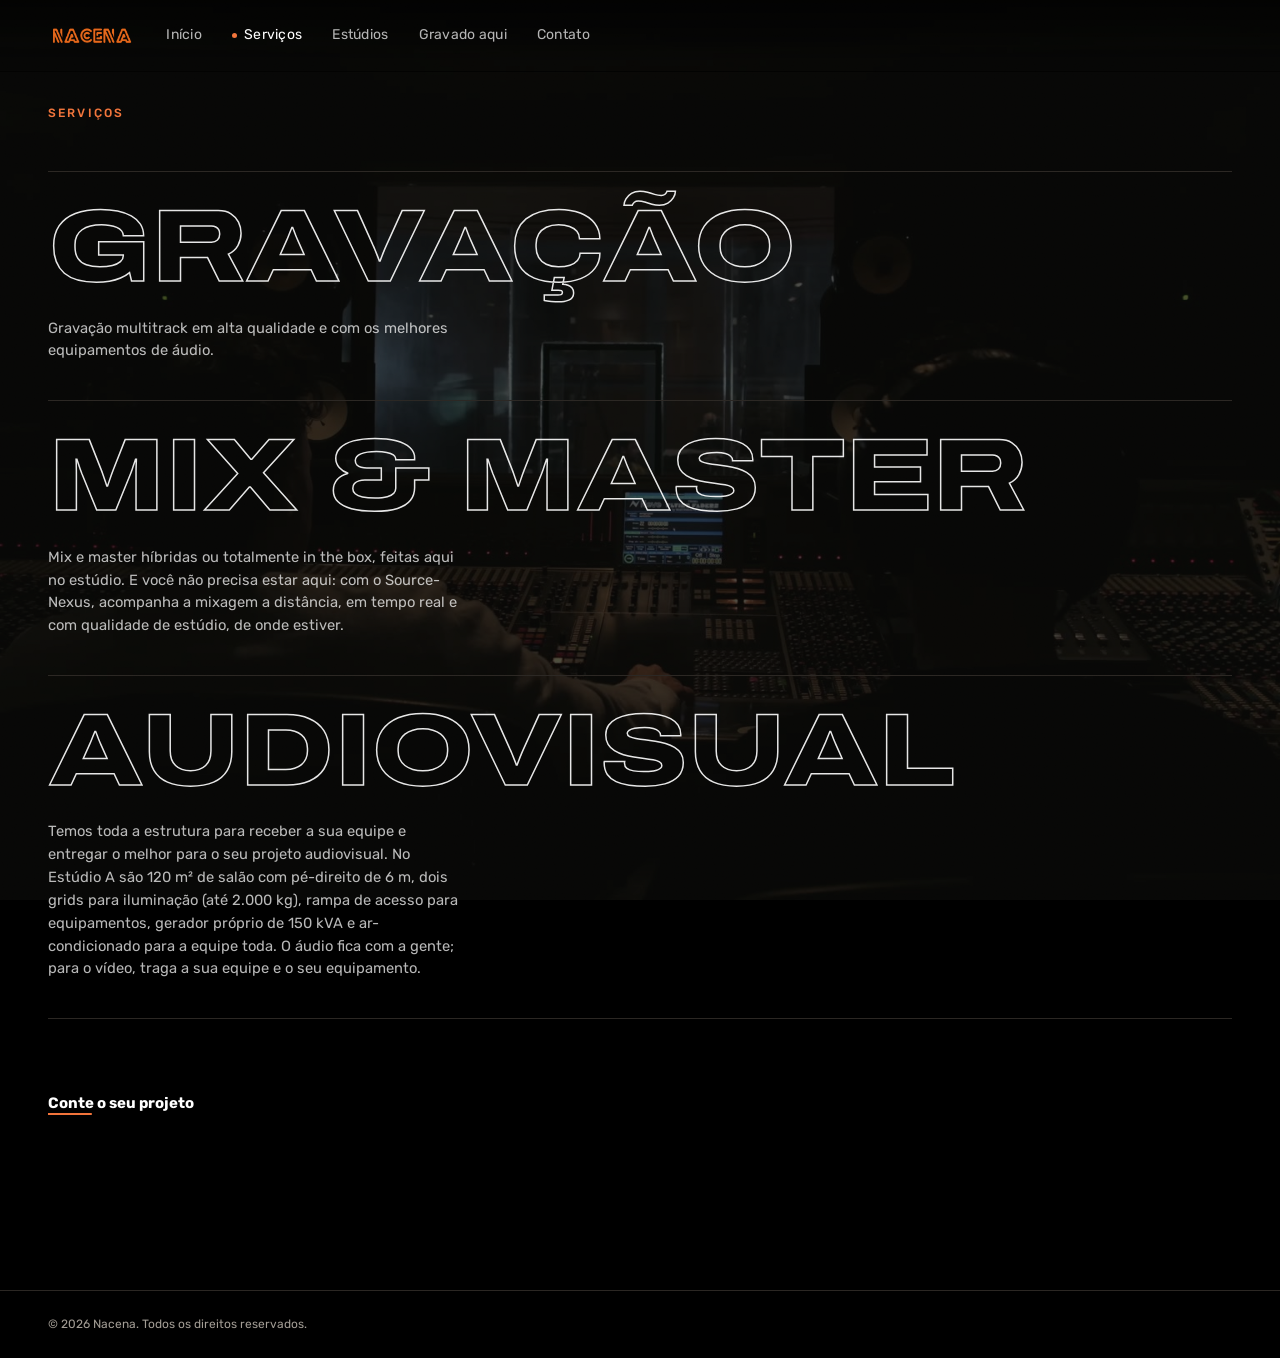
<file: servicos.html>
<!doctype html>
<html lang="pt-BR">
<head>
  <meta charset="utf-8">
  <meta name="viewport" content="width=device-width, initial-scale=1">
  <title>Gravação, mix & master e audiovisual em São Paulo | Nacena Studios</title>
  <meta name="description" content="Grave, mixe e masterize no Nacena Studios, em São Paulo. Estrutura completa para gravações de banda, orquestra, sessões ao vivo e projetos audiovisuais.">
  <link rel="canonical" href="https://nacenastudios.com/servicos.html">
  <!-- Prévia ao compartilhar (WhatsApp, Instagram, Facebook…) -->
  <meta property="og:type" content="website">
  <meta property="og:site_name" content="Nacena Studios">
  <meta property="og:locale" content="pt_BR">
  <meta property="og:title" content="Gravação, mix & master e audiovisual em São Paulo | Nacena Studios">
  <meta property="og:description" content="Grave, mixe e masterize no Nacena Studios, em São Paulo. Estrutura completa para gravações de banda, orquestra, sessões ao vivo e projetos audiovisuais.">
  <meta property="og:url" content="https://nacenastudios.com/servicos.html">
  <meta property="og:image" content="https://nacenastudios.com/video/nacena-poster.jpg">
  <meta property="og:image:width" content="1920">
  <meta property="og:image:height" content="1080">
  <meta name="twitter:card" content="summary_large_image">
  <meta name="theme-color" content="#0b0a09">
  <link rel="stylesheet" href="/styles.css">
</head>
<body class="home-clean video-page">
<script src="/site.js"></script>

<video id="hero-video" class="home-video" muted loop playsinline preload="none" poster="/video/nacena-poster.jpg" aria-hidden="true"></video>
<div class="home-shade" aria-hidden="true"></div>
<button class="video-toggle" id="video-toggle" aria-label="Pausar vídeo" hidden>❚❚</button>

<!-- Serviços em formato de lista, sobre o vídeo do estúdio (sem fotos, a pedido).
     Fotos antigas ficam em static/img/servicos/ caso voltem. -->
<main class="page-top svc-page home-main">
  <div class="wrap">
    <p class="eyebrow">Serviços</p>

    <!-- Cada serviço leva ao Contato com o serviço já marcado (?servico=…, ver orcamento.html). -->
    <ol class="svc-index">
      <li id="gravacao">
        <h2><a class="svc-go" href="/orcamento.html?servico=Grava%C3%A7%C3%A3o">Gravação</a></h2>
        <p class="svc-desc">Gravação multitrack em alta qualidade e com os melhores equipamentos de áudio.</p>
      </li>
      <li id="mixagem">
        <h2><a class="svc-go" href="/orcamento.html?servico=Mixagem">Mix &amp; Master</a></h2>
        <p class="svc-desc">Mix e master híbridas ou totalmente in the box, feitas aqui no estúdio. E você não precisa estar aqui: com o Source-Nexus, acompanha a mixagem a distância, em tempo real e com qualidade de estúdio, de onde estiver.</p>
      </li>
      <li id="audiovisual">
        <h2><a class="svc-go" href="/orcamento.html?servico=Audiovisual">Audiovisual</a></h2>
        <p class="svc-desc">Temos toda a estrutura para receber a sua equipe e entregar o melhor para o seu projeto audiovisual. No Estúdio A são 120 m² de salão com pé-direito de 6 m, dois grids para iluminação (até 2.000 kg), rampa de acesso para equipamentos, gerador próprio de 150 kVA e ar-condicionado para a equipe toda. O áudio fica com a gente; para o vídeo, traga a sua equipe e o seu equipamento.</p>
      </li>
    </ol>

    <p class="svc-foot"><a class="link" href="/orcamento.html">Conte o seu projeto</a></p>
  </div>
</main>

</body>
</html>
</file>
<file: styles.css>
@import url("https://fonts.googleapis.com/css2?family=Archivo:wdth,wght@125,700;125,800&family=Rubik:wght@400;500;700&display=swap");

:root {
  --bg: #0b0a09;
  --surface: #151311;
  --surface-2: #1d1a17;
  --line: #2b2723;
  --text: #fff;
  --muted: #a39d95;
  --accent: #f2743b;          /* laranja Nacena — troque aqui p/ mudar a cor do site todo */
  --accent-soft: rgba(242, 116, 59, .14);
  --green: #3ecf6e;
  --radius: 8px;
  --font: "Rubik", "Trebuchet MS", sans-serif;
  --display: "Archivo", "Arial Black", sans-serif;
  --gutter: clamp(16px, 4vw, 48px);
  --header-h: 72px;
}

* { box-sizing: border-box; }
html { scroll-behavior: smooth; }
body {
  margin: 0; background: var(--bg); color: var(--text);
  font-family: var(--font); font-size: 15px; line-height: 1.6;
  -webkit-font-smoothing: antialiased;
}
img { max-width: 100%; display: block; }
a { color: inherit; }
button { font: inherit; }
.wrap { width: 100%; max-width: 1440px; margin-inline: auto; padding-inline: var(--gutter); }
.page-top { padding-top: calc(var(--header-h) + 32px); }

/* tipografia */
.display {
  font-family: var(--display); font-stretch: 125%; font-weight: 800;
  text-transform: uppercase; line-height: .92; letter-spacing: -.01em; margin: 0;
}
h1, h2, h3 { margin: 0; line-height: 1.15; }
.h-section { font-size: clamp(24px, 2.6vw, 32px); font-weight: 700; }
.kicker { color: var(--accent); font-size: clamp(18px, 1.8vw, 24px); font-weight: 500; }
.eyebrow { color: var(--accent); font-size: 12px; font-weight: 500; letter-spacing: .18em; text-transform: uppercase; margin: 0 0 10px; }
.lead { color: var(--muted); font-size: 16px; max-width: 62ch; margin: 12px 0 0; }
.link {
  color: var(--text); font-weight: 700; text-decoration: none;
  background: linear-gradient(var(--accent), var(--accent)) 0 100% / 30% 2px no-repeat;
  padding-bottom: 3px; transition: background-size .25s;
}
.link:hover { background-size: 100% 2px; }

/* botões */
.btn {
  display: inline-flex; align-items: center; justify-content: center; gap: 8px;
  padding: 11px 22px; border-radius: 4px; cursor: pointer; text-decoration: none;
  font-weight: 500; font-size: 15px; border: 1px solid var(--accent);
  background: var(--accent); color: #0b0a09; transition: background .2s, color .2s, filter .2s;
}
.btn:hover { filter: brightness(1.08); }
.btn.outline { background: transparent; color: var(--text); }
.btn.outline:hover { background: var(--accent); color: #0b0a09; filter: none; }
.btn.whats { background: transparent; border-color: var(--green); color: var(--green); }
.btn.whats:hover { background: var(--green); color: #000; }
.btn.lg { padding: 14px 28px; font-size: 16px; }
.btn[disabled] { opacity: .5; cursor: wait; }

.badge {
  display: inline-block; font-size: 10.5px; font-weight: 500; letter-spacing: .16em; text-transform: uppercase;
  padding: 3px 9px; border: 1px solid rgba(255,255,255,.75); border-radius: 3px; color: #fff;
  background: rgba(0,0,0,.35); backdrop-filter: blur(4px);
}
.badge.accent { border-color: var(--accent); color: var(--accent); }

/* ---------- header ---------- */
.site-header {
  position: fixed; inset: 0 0 auto 0; z-index: 50; height: var(--header-h);
  background: linear-gradient(to bottom, rgba(0,0,0,.7), transparent);
  transition: background .3s, border-color .3s; border-bottom: 1px solid transparent;
}
.site-header.scrolled, .site-header.solid { background: rgba(11,10,9,.92); backdrop-filter: blur(12px); border-color: var(--line); }
.site-header .wrap { height: 100%; display: flex; align-items: center; gap: 32px; }
.logo img { height: 26px; width: auto; }
.nav { display: flex; gap: 28px; flex: 1; }
.nav a { text-decoration: none; color: rgba(255,255,255,.78); font-size: 15px; position: relative; padding: 6px 0; }
.nav a:hover, .nav a.active { color: #fff; }
.nav a.active::after { content: ""; position: absolute; left: 0; right: 0; bottom: 0; height: 2px; background: var(--accent); }
.header-actions { display: flex; align-items: center; gap: 20px; }
.header-actions a:not(.btn) { text-decoration: none; color: #fff; }
.header-actions .btn { padding: 8px 18px; }
.menu-btn { display: none; background: none; border: 0; color: #fff; cursor: pointer; padding: 6px; }
.menu-btn span { display: block; width: 22px; height: 2px; background: currentColor; margin: 5px 0; }

@media (max-width: 900px) {
  .menu-btn { display: block; order: -1; }
  .site-header .wrap { gap: 16px; }
  .header-actions { margin-left: auto; gap: 14px; }
  .header-actions .hide-sm { display: none; }
  .nav {
    position: fixed; top: var(--header-h); left: 0; right: 0; bottom: 0; flex-direction: column; gap: 0;
    background: var(--bg); padding: 16px var(--gutter); transform: translateX(-100%); transition: transform .3s;
  }
  .nav.open { transform: none; }
  .nav a { font-size: 22px; font-weight: 500; padding: 14px 0; border-bottom: 1px solid var(--line); }
  .nav a.active::after { display: none; }
  .nav a.active { color: var(--accent); }
}

/* ---------- hero carousel ---------- */
.hero { position: relative; height: min(92vh, 860px); min-height: 560px; overflow: hidden; }
.slide { position: absolute; inset: 0; opacity: 0; visibility: hidden; transition: opacity .8s, visibility .8s; }
.slide.active { opacity: 1; visibility: visible; }
.slide > img { position: absolute; inset: 0; width: 100%; height: 100%; object-fit: cover; transform: scale(1.06); transition: transform 7s ease-out; }
.slide.active > img { transform: scale(1); }
.slide::after {
  content: ""; position: absolute; inset: 0;
  background:
    linear-gradient(to top, var(--bg) 0%, rgba(11,10,9,.55) 35%, transparent 65%),
    linear-gradient(to right, rgba(11,10,9,.75) 0%, transparent 60%);
}
.slide .wrap { position: relative; z-index: 2; height: 100%; display: flex; flex-direction: column; justify-content: flex-end; padding-bottom: clamp(48px, 9vh, 96px); }
.slide .display { font-size: clamp(44px, 8.5vw, 124px); max-width: 11ch; }
.slide .kicker { margin-top: 20px; }
.slide p { max-width: 52ch; color: rgba(255,255,255,.82); margin: 10px 0 22px; }
.slide .actions { display: flex; align-items: center; gap: 24px; flex-wrap: wrap; }
.hero-nav { position: absolute; z-index: 3; right: var(--gutter); bottom: clamp(48px, 9vh, 96px); display: flex; align-items: center; gap: 14px; }
.hero-nav button {
  width: 46px; height: 46px; border-radius: 50%; border: 1px solid rgba(255,255,255,.35);
  background: rgba(0,0,0,.25); color: #fff; cursor: pointer; font-size: 18px; transition: border-color .2s, background .2s;
}
.hero-nav button:hover { border-color: var(--accent); background: var(--accent-soft); }
.dots { display: flex; gap: 6px; }
.dots i { width: 22px; height: 3px; background: rgba(255,255,255,.3); border-radius: 2px; cursor: pointer; transition: background .3s, width .3s; }
.dots i.on { background: var(--accent); width: 36px; }
@media (max-width: 700px) { .hero-nav { left: var(--gutter); right: auto; bottom: 20px; } .slide .wrap { padding-bottom: 88px; } }

/* ---------- seções / rails ---------- */
section { padding: clamp(48px, 7vw, 88px) 0; }
.row-head { display: flex; align-items: flex-end; justify-content: space-between; gap: 16px; margin-bottom: 22px; }
.row-head .ctrl { display: flex; gap: 8px; }
.row-head .ctrl button {
  width: 38px; height: 38px; border-radius: 50%; border: 1px solid var(--line); background: transparent;
  color: #fff; cursor: pointer; transition: border-color .2s;
}
.row-head .ctrl button:hover { border-color: var(--accent); }
@media (max-width: 700px) { .row-head .ctrl { display: none; } }

.rail {
  display: grid; grid-auto-flow: column; grid-auto-columns: clamp(230px, 24vw, 330px); gap: 16px;
  overflow-x: auto; scroll-snap-type: x mandatory; scroll-padding-inline: var(--gutter);
  padding-inline: var(--gutter); margin-inline: calc(var(--gutter) * -1);
  scrollbar-width: none; padding-bottom: 4px;
}
.rail::-webkit-scrollbar { display: none; }
.rail > * { scroll-snap-align: start; }
.rail.wide { grid-auto-columns: clamp(280px, 36vw, 520px); }

/* card vertical estilo "masterclass" */
.poster {
  position: relative; display: block; aspect-ratio: 3 / 4; border-radius: var(--radius); overflow: hidden;
  text-decoration: none; background: var(--surface); isolation: isolate;
}
.poster img { position: absolute; inset: 0; width: 100%; height: 100%; object-fit: cover; transition: transform .6s ease, filter .6s; z-index: -2; }
.poster::after { content: ""; position: absolute; inset: 0; z-index: -1; background: linear-gradient(to top, rgba(0,0,0,.92) 0%, rgba(0,0,0,.35) 45%, rgba(0,0,0,.1) 70%); }
.poster:hover img { transform: scale(1.05); filter: brightness(1.1); }
.poster .badges { position: absolute; top: 14px; left: 14px; right: 14px; display: flex; justify-content: space-between; gap: 6px; }
.poster .info { position: absolute; left: 18px; right: 18px; bottom: 16px; }
.poster .display { font-size: clamp(30px, 3vw, 44px); margin-bottom: 12px; }
.poster .display.long { font-size: clamp(22px, 2.1vw, 31px); }
.poster .meta { display: flex; justify-content: space-between; gap: 10px; font-size: 13px; font-weight: 500; color: rgba(255,255,255,.9); }
.poster .meta span:last-child { color: var(--muted); white-space: nowrap; }
.poster .price { font-size: 14px; color: var(--accent); font-weight: 500; margin-top: 4px; }

/* card horizontal (estúdios) */
.tile { position: relative; aspect-ratio: 16 / 10; border-radius: var(--radius); overflow: hidden; background: var(--surface); isolation: isolate; }
.tile img { position: absolute; inset: 0; width: 100%; height: 100%; object-fit: cover; z-index: -2; transition: transform .6s; }
.tile:hover img { transform: scale(1.04); }
.tile::after { content: ""; position: absolute; inset: 0; z-index: -1; background: linear-gradient(to top, rgba(0,0,0,.9), transparent 60%); }
.tile .info { position: absolute; left: 20px; right: 20px; bottom: 18px; }
.tile h3 { font-family: var(--display); font-stretch: 125%; font-weight: 800; text-transform: uppercase; font-size: clamp(22px, 2.2vw, 30px); }
.tile p { margin: 4px 0 0; color: rgba(255,255,255,.75); font-size: 14px; }

/* números */
.stats { display: grid; grid-template-columns: repeat(3, 1fr); border-block: 1px solid var(--line); }
.stats div { padding: 36px 12px; text-align: center; }
.stats div + div { border-left: 1px solid var(--line); }
.stats strong { display: block; font-family: var(--display); font-stretch: 125%; font-weight: 800; font-size: clamp(38px, 5.5vw, 72px); line-height: 1; color: var(--accent); }
.stats span { color: var(--muted); font-size: 14px; }
@media (max-width: 640px) { .stats div { padding: 24px 6px; } .stats span { font-size: 12px; } }

/* microfones */
.marquee { overflow: hidden; mask-image: linear-gradient(to right, transparent, #000 6%, #000 94%, transparent); }
.marquee-track { display: flex; gap: 12px; width: max-content; animation: scroll 70s linear infinite; }
.marquee:hover .marquee-track { animation-play-state: paused; }
.mic { width: 132px; flex: none; text-align: center; background: var(--surface); border: 1px solid var(--line); border-radius: var(--radius); padding: 18px 8px 14px; }
.mic img { width: 64px; height: 182px; object-fit: contain; margin: 0 auto 12px; }
.mic .noimg { width: 64px; height: 182px; margin: 0 auto 12px; display: grid; place-items: center; color: #3a3530; font-size: 30px; }
.mic span { font-size: 11px; font-weight: 500; letter-spacing: .08em; color: var(--muted); }
@keyframes scroll { to { transform: translateX(-50%); } }
@media (prefers-reduced-motion: reduce) { .marquee-track { animation: none; } .marquee { overflow-x: auto; } }

/* artistas */
.artists { font-size: clamp(20px, 2.4vw, 30px); line-height: 1.5; color: var(--muted); margin: 0; }
.artists b { color: #fff; font-weight: 500; }
.artists i { color: var(--accent); font-style: normal; }

/* bloco destaque (tipo "eventos") */
.feature { display: grid; grid-template-columns: 1fr 1.25fr; gap: clamp(24px, 5vw, 72px); align-items: center; }
.feature img { width: 100%; aspect-ratio: 16 / 10; object-fit: cover; border-radius: var(--radius); }
@media (max-width: 860px) { .feature { grid-template-columns: 1fr; } .feature img { order: -1; } }

/* ---------- catálogo ---------- */
.page-hero { position: relative; padding: calc(var(--header-h) + 72px) 0 48px; overflow: hidden; isolation: isolate; }
.page-hero > img { position: absolute; inset: 0; width: 100%; height: 100%; object-fit: cover; z-index: -2; opacity: .45; }
.page-hero::after { content: ""; position: absolute; inset: 0; z-index: -1; background: linear-gradient(to top, var(--bg), rgba(11,10,9,.4)); }
.page-hero .display { font-size: clamp(44px, 7vw, 96px); }
.chips { display: flex; gap: 8px; flex-wrap: wrap; margin: 0 0 28px; }
.chip {
  border: 1px solid var(--line); background: transparent; color: var(--muted);
  padding: 7px 16px; border-radius: 999px; cursor: pointer; font-size: 14px; transition: all .2s;
}
.chip:hover { color: #fff; border-color: #555; }
.chip.on { background: #fff; color: #000; border-color: #fff; }
.grid { display: grid; grid-template-columns: repeat(auto-fill, minmax(230px, 1fr)); gap: 16px; }

/* ---------- página do curso ---------- */
.course-top { position: relative; min-height: min(78vh, 720px); display: flex; align-items: flex-end; isolation: isolate; }
.course-top > img { position: absolute; inset: 0; width: 100%; height: 100%; object-fit: cover; z-index: -2; }
.course-top::after {
  content: ""; position: absolute; inset: 0; z-index: -1;
  background: linear-gradient(to top, var(--bg) 2%, rgba(11,10,9,.6) 45%, rgba(11,10,9,.25)), linear-gradient(to right, rgba(11,10,9,.7), transparent 70%);
}
.course-top .wrap { padding-top: calc(var(--header-h) + 40px); padding-bottom: 40px; }
.course-top .display { font-size: clamp(48px, 9vw, 132px); }
.course-top h1 { font-size: clamp(20px, 2.2vw, 28px); font-weight: 500; margin-top: 18px; }
.facts { display: flex; gap: 10px 24px; flex-wrap: wrap; margin-top: 18px; color: rgba(255,255,255,.8); font-size: 14px; }
.facts b { color: #fff; font-weight: 500; }
.back { color: var(--muted); text-decoration: none; font-size: 14px; display: inline-block; margin-bottom: 20px; }
.back:hover { color: #fff; }

.course-body { display: grid; grid-template-columns: minmax(0, 1fr) 380px; gap: clamp(24px, 4vw, 64px); align-items: start; }
@media (max-width: 960px) { .course-body { grid-template-columns: 1fr; } }
.buy-box { position: sticky; top: calc(var(--header-h) + 20px); background: var(--surface); border: 1px solid var(--line); border-radius: 10px; padding: 26px; }
.buy-box .price { font-family: var(--display); font-stretch: 125%; font-weight: 800; font-size: 40px; line-height: 1.1; margin: 4px 0; }
.buy-box small { color: var(--muted); font-size: 13px; }
.buy-box .btn { width: 100%; margin-top: 18px; }
.checks { list-style: none; padding: 0; margin: 18px 0 0; display: grid; gap: 8px; font-size: 14px; color: rgba(255,255,255,.85); }
.checks li::before { content: "✓"; color: var(--accent); margin-right: 10px; font-weight: 700; }
.field { display: flex; flex-direction: column; gap: 6px; margin-top: 14px; }
.field label { font-size: 13px; color: var(--muted); }
.field input { font: inherit; padding: 12px 14px; border-radius: 4px; border: 1px solid var(--line); background: var(--bg); color: #fff; }
.field input:focus { outline: none; border-color: var(--accent); }
.pay-methods { display: flex; gap: 6px; flex-wrap: wrap; margin-top: 16px; }
.pay-methods span { font-size: 12px; color: var(--muted); border: 1px solid var(--line); border-radius: 3px; padding: 2px 8px; }
.error { color: #ff7b7b; font-size: 14px; margin-top: 10px; min-height: 1em; }
.demo-note { margin-top: 16px; font-size: 12px; color: var(--muted); border: 1px dashed var(--line); padding: 10px 12px; border-radius: 4px; }

.lessons { list-style: none; padding: 0; margin: 20px 0 0; border-top: 1px solid var(--line); }
.lessons li { display: flex; align-items: center; gap: 18px; padding: 18px 4px; border-bottom: 1px solid var(--line); }
.lessons .n { font-family: var(--display); font-stretch: 125%; font-weight: 800; font-size: 22px; color: #4a443e; width: 40px; flex: none; }
.lessons .t { flex: 1; font-weight: 500; }
.lessons .d { color: var(--muted); font-size: 14px; white-space: nowrap; }
.lessons li.clickable { cursor: pointer; transition: background .2s; padding-inline: 12px; }
.lessons li.clickable:hover { background: var(--surface); }
.lessons li.current { background: var(--surface-2); }
.lessons li.current .n, .lessons li.current .t { color: var(--accent); }

/* ---------- pagamento / área do aluno ---------- */
.center-card { max-width: 580px; margin: 0 auto; text-align: center; background: var(--surface); border: 1px solid var(--line); border-radius: 10px; padding: 44px 28px; }
.center-card .icon { font-size: 44px; }
.center-card h2 { font-size: 28px; margin: 8px 0; }
.player { aspect-ratio: 16 / 9; background: #000; border: 1px solid var(--line); border-radius: var(--radius); overflow: hidden; display: grid; place-items: center; color: var(--muted); text-align: center; padding: 16px; }
.player iframe { width: 100%; height: 100%; border: 0; }
.player-layout { display: grid; grid-template-columns: minmax(0, 2fr) minmax(0, 1fr); gap: 28px; align-items: start; margin-top: 24px; }
.player-layout .lessons { margin: 0; }
@media (max-width: 900px) { .player-layout { grid-template-columns: 1fr; } }

/* ---------- footer ---------- */
.site-footer { border-top: 1px solid var(--line); padding: 64px 0 28px; color: var(--muted); font-size: 14px; margin-top: 40px; }
.foot-grid { display: grid; grid-template-columns: 1.2fr 1fr 1fr 1fr; gap: 32px; }
.foot-grid h4 { color: #fff; font-weight: 500; margin: 0 0 14px; font-size: 14px; letter-spacing: .12em; text-transform: uppercase; }
.foot-grid a { text-decoration: none; }
.foot-grid a:hover { color: var(--accent); }
.foot-grid p { margin: 6px 0; }
.foot-grid iframe { width: 100%; height: 140px; border: 0; border-radius: 6px; filter: grayscale(1) invert(.92) contrast(.9); margin-bottom: 8px; }
.copy { margin-top: 48px; padding-top: 20px; border-top: 1px solid var(--line); font-size: 12px; display: flex; justify-content: space-between; gap: 12px; flex-wrap: wrap; }
@media (max-width: 900px) { .foot-grid { grid-template-columns: 1fr 1fr; } }
@media (max-width: 560px) { .foot-grid { grid-template-columns: 1fr; } }

/* celular: 2 cards por linha no catálogo */
@media (max-width: 560px) {
  .grid { grid-template-columns: 1fr 1fr; gap: 10px; }
  .grid .poster .display { font-size: 24px; margin-bottom: 8px; }
  .grid .poster .display.long { font-size: 17px; }
  .grid .poster .info { left: 12px; right: 12px; bottom: 12px; }
  .grid .poster .meta span:first-child { display: none; }
  .grid .poster .badges { top: 10px; left: 10px; right: 10px; }
  .grid .poster .badge { font-size: 9px; padding: 2px 6px; letter-spacing: .1em; }
}

/* =====================================================================
   Camada "moderna": transições de página, reveal, bento, ticker, brilho
   ===================================================================== */

/* transição suave entre páginas (Chrome/Edge/Safari recentes; nos outros só não anima) */
@view-transition { navigation: auto; }
::view-transition-old(root), ::view-transition-new(root) { animation-duration: .35s; }
::view-transition-group(cover) { animation-duration: .55s; animation-timing-function: cubic-bezier(.2, .8, .2, 1); }
.course-top > img { view-transition-name: cover; }
.site-header { view-transition-name: header; }

/* textura de filme bem sutil por cima de tudo */
body::after {
  content: ""; position: fixed; inset: 0; z-index: 100; pointer-events: none; opacity: .06; mix-blend-mode: overlay;
  background-image: url("data:image/svg+xml;utf8,<svg xmlns='http://www.w3.org/2000/svg' width='160' height='160'><filter id='n'><feTurbulence type='fractalNoise' baseFrequency='.9' numOctaves='2' stitchTiles='stitch'/></filter><rect width='100%' height='100%' filter='url(%23n)'/></svg>");
}

/* aparição ao rolar */
[data-reveal], .poster, .tile { --d: 0ms; }
.js-reveal [data-reveal]:not(.in), .js-reveal .poster:not(.in), .js-reveal .tile:not(.in) { opacity: 0; transform: translateY(28px); }
[data-reveal].in, .poster.in, .tile.in {
  opacity: 1; transform: none;
  transition: opacity .8s cubic-bezier(.2, .8, .2, 1) var(--d), transform .8s cubic-bezier(.2, .8, .2, 1) var(--d);
}

/* texto do hero entra em cascata a cada slide */
.slide .wrap > * { opacity: 0; transform: translateY(24px); }
.slide.active .wrap > * { opacity: 1; transform: none; transition: opacity .8s ease, transform .8s cubic-bezier(.2, .8, .2, 1); }
.slide.active .wrap > *:nth-child(2) { transition-delay: .08s; }
.slide.active .wrap > *:nth-child(3) { transition-delay: .16s; }
.slide.active .wrap > *:nth-child(4) { transition-delay: .24s; }
.slide.active .wrap > *:nth-child(5) { transition-delay: .32s; }
.dots i.on { position: relative; overflow: hidden; background: rgba(255,255,255,.3); }
.dots i.on::after { content: ""; position: absolute; inset: 0; background: var(--accent); transform-origin: left; animation: dotfill 7s linear forwards; }
@keyframes dotfill { from { transform: scaleX(0); } to { transform: scaleX(1); } }

/* brilho que segue o mouse nos cards */
.poster::before, .tile::before {
  content: ""; position: absolute; inset: 0; z-index: 1; pointer-events: none; opacity: 0; transition: opacity .3s;
  background: radial-gradient(420px circle at var(--mx, 50%) var(--my, 50%), rgba(242,116,59,.22), transparent 55%);
}
.poster:hover::before, .tile:hover::before { opacity: 1; }
.poster .badges, .poster .info, .tile .info { z-index: 2; }
.poster { box-shadow: 0 0 0 1px rgba(255,255,255,.06) inset; transition: box-shadow .3s, transform .3s; }
.poster:hover { box-shadow: 0 0 0 1px rgba(242,116,59,.5) inset, 0 20px 50px -20px rgba(242,116,59,.35); transform: translateY(-4px); }

/* bento */
.bento { display: grid; grid-template-columns: 1.6fr 1fr 1fr; grid-template-rows: repeat(2, minmax(190px, auto)); gap: 12px; }
.b {
  position: relative; overflow: hidden; isolation: isolate; border-radius: 14px; padding: 26px;
  background: linear-gradient(160deg, var(--surface-2), var(--surface)); border: 1px solid var(--line);
  display: flex; flex-direction: column; justify-content: flex-end; gap: 6px;
}
.b .num { font-family: var(--display); font-stretch: 125%; font-weight: 800; font-size: clamp(28px, 7.5vw, 76px); line-height: .95; color: #fff; }
.b span { color: var(--muted); max-width: 26ch; }
.b-hero { grid-row: span 2; min-height: 400px; }
.b-hero img { position: absolute; inset: 0; width: 100%; height: 100%; object-fit: cover; z-index: -2; transition: transform 1.2s ease; }
.b-hero:hover img { transform: scale(1.04); }
.b-hero::after { content: ""; position: absolute; inset: 0; z-index: -1; background: linear-gradient(to top, rgba(0,0,0,.9), rgba(0,0,0,.1) 60%); }
.b-hero .num { font-size: clamp(90px, 12vw, 180px); color: var(--accent); }
.b-hero span { color: rgba(255,255,255,.85); font-size: 18px; }
.b-accent { background: var(--accent); border-color: var(--accent); }
.b-accent .num { color: #0b0a09; }
.b-accent span { color: rgba(0,0,0,.7); }
.b-quote { justify-content: space-between; gap: 20px; }
.b-quote p { margin: 0; font-size: clamp(20px, 1.9vw, 28px); font-weight: 500; line-height: 1.2; }
.b-quote .link { align-self: flex-start; }
.b-hero > div { display: flex; flex-direction: column; gap: 8px; }
@media (max-width: 860px) {
  .bento { grid-template-columns: 1fr 1fr; }
  .b-hero { grid-column: span 2; grid-row: auto; min-height: 320px; }
}
@media (max-width: 480px) { .b { padding: 18px; } .b-quote p { font-size: 20px; } }

/* artistas: letreiro em movimento */
.artists-sec { overflow: hidden; }
.ticker { overflow: hidden; padding: 4px 0; }
.ticker-track { display: flex; align-items: center; gap: 28px; width: max-content; animation: scroll 80s linear infinite; }
.ticker.reverse .ticker-track { animation-direction: reverse; animation-duration: 95s; }
.ticker-track span {
  font-family: var(--display); font-stretch: 125%; font-weight: 800; text-transform: uppercase;
  font-size: clamp(34px, 5.5vw, 76px); line-height: 1.1; white-space: nowrap; transition: color .3s, -webkit-text-stroke-color .3s;
}
.ticker-track span.outline { color: transparent; -webkit-text-stroke: 1.5px rgba(255,255,255,.4); }
.ticker-track span:hover { color: var(--accent); -webkit-text-stroke-color: var(--accent); }
.ticker-track i { color: var(--accent); font-style: normal; font-size: clamp(18px, 2vw, 28px); }
.ticker:hover .ticker-track { animation-play-state: paused; }
@media (prefers-reduced-motion: reduce) {
  .ticker-track { animation: none; flex-wrap: wrap; width: auto; padding-inline: var(--gutter); }
  .slide .wrap > * { opacity: 1; transform: none; }
  .dots i.on::after { animation: none; transform: none; }
  @view-transition { navigation: none; }
}

/* botão principal com leve brilho */
.btn:not(.outline):not(.whats) { box-shadow: 0 8px 30px -10px rgba(242,116,59,.6); }

/* =====================================================================
   Duas áreas: Estúdio (/) e Nacena Cursos (/cursos/)
   ===================================================================== */
.logo { display: inline-flex; align-items: center; gap: 10px; text-decoration: none; }
.logo-tag {
  font-family: var(--display); font-stretch: 125%; font-weight: 800; font-size: 11px; letter-spacing: .14em;
  text-transform: uppercase; color: #0b0a09; background: var(--accent); padding: 3px 7px; border-radius: 3px;
}
.muted-link { color: var(--muted) !important; font-size: 14px; }
.muted-link:hover { color: #fff !important; }
.copy a { text-decoration: none; }
.copy a:hover { color: var(--accent); }

.steps { display: grid; grid-template-columns: repeat(3, 1fr); gap: 12px; }
.step { background: linear-gradient(160deg, var(--surface-2), var(--surface)); border: 1px solid var(--line); border-radius: 14px; padding: 28px; }
.step .n { font-family: var(--display); font-stretch: 125%; font-weight: 800; font-size: 40px; color: var(--accent); line-height: 1; }
.step h3 { margin: 18px 0 8px; font-size: 20px; }
.step p { margin: 0; color: var(--muted); }
@media (max-width: 760px) { .steps { grid-template-columns: 1fr; } }

/* submenu "Estúdios" */
.nav-drop { position: relative; display: flex; align-items: center; }
.nav-drop .caret { font-size: 10px; opacity: .7; }
.drop {
  position: absolute; top: 100%; left: -14px; min-width: 170px; padding: 8px; margin-top: 10px;
  background: rgba(21,19,17,.97); border: 1px solid var(--line); border-radius: 10px; backdrop-filter: blur(12px);
  display: flex; flex-direction: column; opacity: 0; visibility: hidden; transform: translateY(-6px); transition: all .2s;
}
.drop::before { content: ""; position: absolute; left: 0; right: 0; top: -12px; height: 12px; }
.nav-drop:hover .drop, .nav-drop:focus-within .drop { opacity: 1; visibility: visible; transform: none; }
.drop a { padding: 8px 12px !important; border-radius: 6px; }
.drop a:hover { background: var(--surface-2); }
.drop a.active::after { display: none; }
@media (max-width: 900px) {
  .nav-drop { flex-direction: column; align-items: stretch; }
  .nav-drop .caret { display: none; }
  .drop { position: static; opacity: 1; visibility: visible; transform: none; background: none; border: 0; padding: 0 0 0 16px; margin: 0; min-width: 0; }
  .drop a { font-size: 17px !important; padding: 10px 0 !important; }
}

/* estúdios */
.studio-grid { display: grid; grid-template-columns: repeat(4, 1fr); gap: 12px; }
.studio-grid .tile { aspect-ratio: 3 / 4; text-decoration: none; display: block; }
.studio-grid .tile .badge { margin-bottom: 10px; }
.studio-grid .tile { container-type: inline-size; }
/* "Estúdio A" sempre numa linha: o tamanho acompanha a largura do cartão. */
.studio-grid .tile h3 { font-size: min(42px, 10.5cqi); white-space: nowrap; }
@media (max-width: 960px) { .studio-grid { grid-template-columns: 1fr 1fr; } }
@media (max-width: 480px) { .studio-grid .tile { aspect-ratio: 4 / 5; } .studio-grid .tile p { font-size: 12px; } .studio-grid .tile .info { left: 14px; right: 14px; } }
a.tile { color: #fff; }
.gallery { display: grid; grid-template-columns: 1fr 1fr; gap: 12px; }
.gallery img { width: 100%; aspect-ratio: 16 / 11; object-fit: cover; border-radius: var(--radius); }
.gallery img:only-child { grid-column: span 2; }
.price-list { list-style: none; padding: 0; margin: 10px 0 0; border-top: 1px solid var(--line); }
.price-list li { display: flex; justify-content: space-between; gap: 12px; align-items: baseline; padding: 12px 0; border-bottom: 1px solid var(--line); font-size: 14px; }
.price-list li small { display: block; color: var(--muted); font-size: 12px; }
.price-list b { font-weight: 700; white-space: nowrap; color: #fff; }

/* orçamento */
.quote-layout { display: grid; grid-template-columns: 1fr 1.1fr; gap: clamp(28px, 5vw, 72px); align-items: start; }
@media (max-width: 960px) { .quote-layout { grid-template-columns: 1fr; } }
.quote-form { position: static; }
.field-row { display: grid; grid-template-columns: 1fr 1fr; gap: 12px; }
@media (max-width: 560px) { .field-row { grid-template-columns: 1fr; gap: 0; } }
.field textarea { font: inherit; padding: 12px 14px; border-radius: 4px; border: 1px solid var(--line); background: var(--bg); color: #fff; resize: vertical; }
.field textarea:focus { outline: none; border-color: var(--accent); }
.pick { display: flex; flex-wrap: wrap; gap: 8px; }
.pick button {
  border: 1px solid var(--line); background: var(--bg); color: rgba(255,255,255,.85); padding: 9px 14px;
  border-radius: 999px; cursor: pointer; font-size: 14px; transition: all .15s;
}
.pick button:hover { border-color: #555; }
.pick button.on { background: var(--accent); border-color: var(--accent); color: #0b0a09; font-weight: 500; }
.check { display: flex; gap: 10px; align-items: center; margin-top: 16px; font-size: 14px; color: rgba(255,255,255,.85); cursor: pointer; }
.check input { accent-color: var(--accent); width: 18px; height: 18px; }

/* seletor de área no topo: Estúdio | Educação */
.area-switch { display: inline-flex; padding: 3px; border: 1px solid var(--line); border-radius: 999px; background: rgba(0,0,0,.35); backdrop-filter: blur(8px); }
.area-switch a { padding: 6px 14px; border-radius: 999px; font-size: 13px; font-weight: 500; text-decoration: none; color: var(--muted); transition: all .2s; white-space: nowrap; }
.area-switch a:hover { color: #fff; }
.area-switch a.on { background: #fff; color: #0b0a09; }
@media (max-width: 900px) { .area-switch a { padding: 5px 10px; font-size: 12px; } }

/* serviços */
.services { display: grid; grid-template-columns: repeat(3, 1fr); gap: 12px; }
.service { position: relative; display: flex; flex-direction: column; gap: 10px; padding: 28px; border-radius: 14px; text-decoration: none; color: #fff;
  background: linear-gradient(160deg, var(--surface-2), var(--surface)); border: 1px solid var(--line); transition: border-color .2s, transform .2s; }
.service:hover { border-color: rgba(242,116,59,.5); transform: translateY(-3px); }
.service .icon { font-size: 30px; }
.service h3 { font-size: 22px; }
.service p { margin: 0; color: var(--muted); }
.service .link { margin-top: auto; align-self: flex-start; padding-top: 10px; }
@media (max-width: 860px) { .services { grid-template-columns: 1fr; } }

.svc-block { display: grid; grid-template-columns: 1fr 1fr; gap: clamp(24px, 5vw, 72px); align-items: center; padding-block: 56px; border-top: 1px solid var(--line); scroll-margin-top: calc(var(--header-h) + 12px); }
.svc-block:nth-of-type(even) img { order: -1; }
.svc-block img { width: 100%; aspect-ratio: 4 / 3; object-fit: cover; border-radius: 14px; }
.svc-block .display { font-size: clamp(36px, 5vw, 68px); }
.svc-steps { list-style: none; counter-reset: s; padding: 0; margin: 22px 0 0; display: grid; gap: 12px; }
.svc-steps li { counter-increment: s; display: flex; gap: 14px; align-items: baseline; color: rgba(255,255,255,.85); }
.svc-steps li::before { content: counter(s, decimal-leading-zero); font-family: var(--display); font-stretch: 125%; font-weight: 800; color: var(--accent); font-size: 15px; }
@media (max-width: 860px) { .svc-block { grid-template-columns: 1fr; } .svc-block:nth-of-type(even) img { order: 0; } }

/* chatbot */
.chat-fab {
  position: fixed; right: 20px; bottom: 20px; z-index: 90; width: 58px; height: 58px; border-radius: 50%;
  border: 0; background: var(--accent); color: #0b0a09; font-size: 24px; cursor: pointer;
  box-shadow: 0 12px 34px -8px rgba(242,116,59,.7); transition: transform .2s;
}
.chat-fab:hover { transform: scale(1.06); }
.chat-fab .i-close { display: none; font-size: 20px; font-weight: 700; }
.chat-fab.open .i-open { display: none; }
.chat-fab.open .i-close { display: inline; }
.chat {
  position: fixed; right: 20px; bottom: 90px; z-index: 90; width: min(380px, calc(100vw - 32px)); height: min(560px, calc(100vh - 130px));
  display: flex; flex-direction: column; background: var(--surface); border: 1px solid var(--line); border-radius: 16px; overflow: hidden;
  box-shadow: 0 30px 80px -20px rgba(0,0,0,.8); animation: chatIn .25s ease;
}
.chat[hidden] { display: none; }
@keyframes chatIn { from { opacity: 0; transform: translateY(12px); } }
.chat header { padding: 16px 18px; background: var(--surface-2); border-bottom: 1px solid var(--line); }
.chat header b { display: block; }
.chat header small { color: var(--muted); }
.chat-log { flex: 1; overflow-y: auto; padding: 16px; display: flex; flex-direction: column; gap: 10px; }
.msg { max-width: 85%; padding: 10px 14px; border-radius: 14px; font-size: 14px; line-height: 1.45; overflow-wrap: anywhere; }
.msg.bot { background: var(--surface-2); align-self: flex-start; border-bottom-left-radius: 4px; }
.msg.user { background: var(--accent); color: #0b0a09; align-self: flex-end; border-bottom-right-radius: 4px; }
.msg a { color: var(--accent); }
.msg-actions { display: flex; gap: 8px; margin-top: 10px; flex-wrap: wrap; }
.msg-actions a { font-size: 12px; text-decoration: none; border: 1px solid var(--accent); padding: 4px 10px; border-radius: 999px; }
.typing { display: flex; gap: 4px; }
.typing i { width: 6px; height: 6px; border-radius: 50%; background: var(--muted); animation: blink 1s infinite; }
.typing i:nth-child(2) { animation-delay: .15s; } .typing i:nth-child(3) { animation-delay: .3s; }
@keyframes blink { 50% { opacity: .2; } }
.chat-suggest { display: flex; flex-wrap: wrap; gap: 6px; padding: 0 16px 10px; }
.chat-suggest button, .chat-suggest a {
  font-size: 12px; border: 1px solid var(--line); background: transparent; color: rgba(255,255,255,.85);
  padding: 6px 10px; border-radius: 999px; cursor: pointer; text-decoration: none;
}
.chat-suggest button:hover { border-color: var(--accent); }
.chat-suggest a { border-color: var(--accent); color: var(--accent); }
.chat-form { display: flex; gap: 8px; padding: 12px; border-top: 1px solid var(--line); }
.chat-form input { flex: 1; font: inherit; font-size: 14px; padding: 10px 12px; border-radius: 999px; border: 1px solid var(--line); background: var(--bg); color: #fff; }
.chat-form input:focus { outline: none; border-color: var(--accent); }
.chat-form button { width: 40px; border-radius: 50%; border: 0; background: var(--accent); color: #0b0a09; cursor: pointer; }

/* assinatura */
.plan {
  display: grid; grid-template-columns: 1.3fr 1fr; gap: clamp(24px, 5vw, 72px); align-items: center;
  padding: clamp(24px, 5vw, 56px); border-radius: 20px; border: 1px solid rgba(242,116,59,.35);
  background: radial-gradient(800px circle at 0% 0%, rgba(242,116,59,.18), transparent 60%), linear-gradient(160deg, var(--surface-2), var(--surface));
}
.plan .checks { margin-top: 22px; }
.plan-box { background: var(--bg); border: 1px solid var(--line); border-radius: 14px; padding: 26px; }
.plan-box small { color: var(--muted); font-size: 13px; }
.plan-price { display: flex; align-items: baseline; gap: 4px; margin: 6px 0 2px; }
.plan-price span { font-family: var(--display); font-stretch: 125%; font-weight: 800; font-size: clamp(40px, 5vw, 56px); line-height: 1; }
@media (max-width: 860px) { .plan { grid-template-columns: 1fr; } }
.sub-alt { display: block; margin-top: 14px; padding: 12px 14px; border-radius: 8px; border: 1px dashed rgba(242,116,59,.5); font-size: 13px; color: rgba(255,255,255,.85); text-decoration: none; }
.sub-alt:hover { background: var(--accent-soft); }
.sub-manage { display: flex; justify-content: space-between; align-items: center; gap: 16px; flex-wrap: wrap; margin-top: 36px; padding: 20px 24px; border: 1px solid var(--line); border-radius: 12px; background: var(--surface); }
.sub-manage small { display: block; color: var(--muted); }
.poster-plan { position: absolute; inset: 0; z-index: -2; background: radial-gradient(circle at 30% 20%, rgba(242,116,59,.55), transparent 60%), var(--surface-2); }
@media (max-width: 900px) { .site-header .logo .logo-tag { display: none; } .site-header .logo img { height: 22px; } }

/* especificações técnicas das salas */
.specs { display: grid; grid-template-columns: repeat(2, 1fr); gap: 12px; margin-top: 18px; }
.spec { padding: 20px 22px; border-radius: 12px; border: 1px solid var(--line); background: linear-gradient(160deg, var(--surface-2), var(--surface)); }
.spec h3 { font-size: 12px; font-weight: 500; letter-spacing: .14em; text-transform: uppercase; color: var(--accent); margin-bottom: 10px; }
.spec ul { list-style: none; padding: 0; margin: 0; display: grid; gap: 6px; }
.spec li { font-weight: 500; }
@media (max-width: 560px) { .specs { grid-template-columns: 1fr; } }

/* galeria do salão + lightbox */
.room-gallery { display: grid; grid-template-columns: repeat(3, 1fr); gap: 10px; margin-top: 18px; }
.room-gallery .shot { position: relative; display: block; border-radius: var(--radius); overflow: hidden; aspect-ratio: 16 / 9; cursor: zoom-in; }
.room-gallery .shot.big { grid-column: span 3; }
.room-gallery img { width: 100%; height: 100%; object-fit: cover; transition: transform .6s; }
.room-gallery .shot:hover img { transform: scale(1.04); }
.room-gallery .shot::after {
  content: "⤢"; position: absolute; right: 10px; bottom: 10px; width: 32px; height: 32px; border-radius: 50%;
  display: grid; place-items: center; font-size: 15px; color: #fff; background: rgba(0,0,0,.55); opacity: 0; transition: opacity .2s;
}
.room-gallery .shot:hover::after, .room-gallery .shot.big::after { opacity: 1; }
@media (max-width: 560px) { .room-gallery { grid-template-columns: 1fr 1fr 1fr; gap: 6px; } .room-gallery .shot::after { opacity: 1; width: 26px; height: 26px; font-size: 12px; } }
/* visualizador (PhotoSwipe) no tema do site */
.pswp { --pswp-bg: #0b0a09; --pswp-icon-color: #fff; --pswp-icon-color-secondary: #0b0a09; }
.pswp__counter { font-family: var(--font); font-size: 13px; opacity: .8; }
.pswp__legenda { position: absolute; left: 50%; bottom: 20px; transform: translateX(-50%); max-width: min(90vw, 720px);
  padding: 8px 14px; border-radius: 999px; background: rgba(0,0,0,.6); color: #fff; font-size: 13px; text-align: center; pointer-events: none; }

/* salão em números + planta simplificada */
.facts-grid { display: grid; grid-template-columns: repeat(auto-fit, minmax(150px, 1fr)); gap: 10px; margin-top: 14px; }
.facts-grid div { padding: 16px 18px; border-radius: 12px; border: 1px solid var(--line); background: linear-gradient(160deg, var(--surface-2), var(--surface)); }
.facts-grid strong { display: block; font-family: var(--display); font-stretch: 125%; font-weight: 800; font-size: 22px; line-height: 1.1; color: var(--accent); }
.facts-grid span { display: block; margin-top: 6px; color: var(--muted); font-size: 13px; line-height: 1.35; }
.plan-fig { margin: 14px 0 0; }
.plan-fig img { width: 100%; height: auto; aspect-ratio: 680 / 440; border-radius: 12px; border: 1px solid var(--line); }
.plan-fig figcaption { margin-top: 8px; font-size: 12px; color: var(--muted); }

/* trilhas */
.trail-grid { grid-template-columns: repeat(auto-fit, minmax(320px, 1fr)); gap: 16px; }
.trail-grid .poster { aspect-ratio: 16 / 10; }
.trail-grid .poster .display { font-size: clamp(36px, 3.6vw, 54px); }
.trail-grid .poster .display.long { font-size: clamp(28px, 2.8vw, 40px); }
@media (max-width: 560px) { .grid.trail-grid { grid-template-columns: 1fr; } .trail-grid .poster { aspect-ratio: 4 / 5; } .grid.trail-grid .poster .display { font-size: 38px; } .grid.trail-grid .poster .display.long { font-size: 28px; } .grid.trail-grid .poster .meta span:first-child { display: inline; } }
.modules { display: grid; gap: 10px; margin-top: 20px; }
.module { border: 1px solid var(--line); border-radius: 12px; background: var(--surface); overflow: hidden; }
.module summary { display: flex; align-items: center; gap: 16px; padding: 18px 20px; cursor: pointer; list-style: none; }
.module summary::-webkit-details-marker { display: none; }
.module summary::after { content: "+"; font-size: 22px; color: var(--muted); margin-left: 4px; transition: transform .2s; }
.module[open] summary::after { transform: rotate(45deg); }
.module summary .n { font-family: var(--display); font-stretch: 125%; font-weight: 800; font-size: 24px; color: var(--accent); width: 40px; flex: none; }
.module summary .t { flex: 1; display: flex; flex-direction: column; }
.module summary .t small { color: var(--muted); font-size: 13px; margin-top: 2px; }
.module summary .d { color: var(--muted); font-size: 13px; white-space: nowrap; }
.module .lessons { margin: 0; border-top: 1px solid var(--line); }
.module .lessons li { padding: 12px 20px; }
.module .lessons .n { font-size: 15px; width: 28px; }
@media (max-width: 560px) { .module summary { flex-wrap: wrap; } .module summary .d { width: 100%; padding-left: 56px; } }
.trail-cta { display: block; text-decoration: none; padding: 16px; border-radius: 10px; border: 1px solid rgba(242,116,59,.45); background: var(--accent-soft); margin-top: 12px; color: #fff; }
.trail-cta:hover { border-color: var(--accent); }
.trail-cta b { display: block; font-size: 16px; }
.trail-cta small { color: var(--muted); }

/* título gigante do card se ajusta à largura do próprio card (evita cortar palavras longas) */
.poster { container-type: inline-size; }
.poster .display { font-size: min(44px, 13cqi); }
.poster .display.long { font-size: min(31px, 9.5cqi); }
.trail-grid .poster .display { font-size: min(54px, 10cqi); }
.trail-grid .poster .display.long { font-size: min(40px, 7.5cqi); }

/* =====================================================================
   Home do estúdio — versão minimalista
   ===================================================================== */
.hero-min { position: relative; height: min(88vh, 820px); min-height: 520px; display: flex; align-items: flex-end; padding: 0; isolation: isolate; overflow: hidden; }
.hero-min > img { position: absolute; inset: 0; width: 100%; height: 100%; object-fit: cover; z-index: -2; animation: heroIn 2.4s ease-out both; }
.hero-min::after { content: ""; position: absolute; inset: 0; z-index: -1; background: linear-gradient(to top, var(--bg) 0%, rgba(11,10,9,.35) 45%, rgba(11,10,9,.15) 100%); }
.hero-min .wrap { padding-bottom: clamp(48px, 10vh, 96px); }
.hero-min .display { font-size: clamp(44px, 7vw, 104px); }
.hero-sub { font-size: clamp(17px, 1.6vw, 21px); color: rgba(255,255,255,.82); margin: 14px 0 26px; }
@keyframes heroIn { from { transform: scale(1.06); opacity: .4; } }
@media (prefers-reduced-motion: reduce) { .hero-min > img { animation: none; } }

.intro { padding-block: clamp(64px, 10vw, 128px); }
.intro-text { font-size: clamp(24px, 3vw, 40px); line-height: 1.3; font-weight: 500; max-width: 26ch; margin: 0; letter-spacing: -.01em; }
.intro-text span { color: var(--muted); }
.stats-min { display: grid; grid-template-columns: repeat(4, 1fr); margin-top: clamp(40px, 6vw, 72px); border-top: 1px solid var(--line); }
.stats-min div { padding: 22px 16px 0 0; }
.stats-min div + div { padding-left: 20px; border-left: 1px solid var(--line); }
.stats-min strong { display: block; font-family: var(--display); font-stretch: 125%; font-weight: 800; font-size: clamp(28px, 3.4vw, 44px); line-height: 1; }
.stats-min span { display: block; margin-top: 8px; color: var(--muted); font-size: 14px; }
@media (max-width: 700px) {
  .stats-min { grid-template-columns: 1fr 1fr; }
  .stats-min div:nth-child(3) { border-left: 0; padding-left: 0; }
  .stats-min div:nth-child(n+3) { margin-top: 18px; border-top: 1px solid var(--line); }
}

.svc-list { display: grid; grid-template-columns: repeat(3, 1fr); border-top: 1px solid var(--line); }
.svc-list a { display: block; padding: 24px 24px 8px 0; text-decoration: none; color: #fff; transition: color .2s; }
.svc-list a + a { padding-left: 24px; border-left: 1px solid var(--line); }
.svc-list .n { font-size: 13px; color: var(--accent); letter-spacing: .1em; }
.svc-list h3 { font-size: 22px; margin: 10px 0 8px; font-weight: 500; }
.svc-list p { margin: 0; color: var(--muted); max-width: 30ch; }
.svc-list a:hover h3 { color: var(--accent); }
@media (max-width: 760px) { .svc-list { grid-template-columns: 1fr; } .svc-list a + a { padding-left: 0; border-left: 0; border-top: 1px solid var(--line); } .svc-list a { padding-bottom: 22px; } }

.ticker.subtle .ticker-track { animation-duration: 120s; gap: 22px; }
.ticker.subtle .ticker-track span { font-family: var(--font); font-stretch: normal; font-weight: 400; text-transform: none; font-size: clamp(22px, 2.6vw, 34px); color: var(--muted); -webkit-text-stroke: 0; }
.ticker.subtle .ticker-track span:hover { color: #fff; }
.ticker.subtle .ticker-track i { color: #4a443e; font-size: 22px; }

.contact-min { padding-block: clamp(80px, 12vw, 150px); border-top: 1px solid var(--line); margin-top: 40px; }
.contact-title { font-size: clamp(36px, 6vw, 80px); font-weight: 500; letter-spacing: -.02em; margin: 0 0 clamp(28px, 4vw, 48px); }
.contact-links { display: grid; grid-template-columns: repeat(3, 1fr); gap: 24px; }
.contact-links a { text-decoration: none; color: #fff; font-size: clamp(16px, 1.5vw, 19px); }
.contact-links a:hover { color: var(--accent); }
.contact-links small { display: block; color: var(--muted); font-size: 12px; letter-spacing: .14em; text-transform: uppercase; margin-bottom: 6px; }
.contact-note { margin-top: 40px; color: var(--muted); }
@media (max-width: 760px) { .contact-links { grid-template-columns: 1fr; } }

/* =====================================================================
   Correção do menu no celular: o desfoque (backdrop-filter) no próprio
   cabeçalho prendia o menu fixo dentro dele em alguns navegadores (Safari).
   O desfoque agora fica numa camada ::before, e o menu ocupa a tela toda.
   ===================================================================== */
.site-header.scrolled, .site-header.solid { background: transparent; backdrop-filter: none; -webkit-backdrop-filter: none; }
.site-header::before {
  content: ""; position: absolute; inset: 0; z-index: -1; pointer-events: none;
  background: rgba(11,10,9,.92); backdrop-filter: blur(12px); -webkit-backdrop-filter: blur(12px);
  opacity: 0; transition: opacity .3s;
}
.site-header.scrolled::before, .site-header.solid::before, .menu-open .site-header::before { opacity: 1; }
.menu-open, .menu-open body { overflow: hidden; }
@media (max-width: 900px) {
  .nav { bottom: auto; height: calc(100vh - var(--header-h)); height: calc(100dvh - var(--header-h));
         overflow-y: auto; overscroll-behavior: contain; visibility: hidden; transition: transform .3s, visibility 0s .3s; }
  .nav.open { visibility: visible; transition: transform .3s; }
  .nav > a:last-child { margin-bottom: 40px; }
}
.menu-btn span { transition: transform .25s, opacity .2s; }
.menu-btn[aria-expanded="true"] span:nth-child(1) { transform: translateY(7px) rotate(45deg); }
.menu-btn[aria-expanded="true"] span:nth-child(2) { opacity: 0; }
.menu-btn[aria-expanded="true"] span:nth-child(3) { transform: translateY(-7px) rotate(-45deg); }
.menu-open .chat-fab, .menu-open .chat { display: none; }

/* projetos */
.project-grid { display: grid; grid-template-columns: repeat(auto-fill, minmax(220px, 1fr)); gap: 24px 16px; margin-top: 24px; }
.project { display: block; text-decoration: none; color: #fff; }
.project .cover { position: relative; aspect-ratio: 1; border-radius: var(--radius); overflow: hidden; background: var(--surface); }
.project .cover img { width: 100%; height: 100%; object-fit: cover; transition: transform .6s; }
.project:hover .cover img { transform: scale(1.04); }
.project .badge { position: absolute; top: 10px; left: 10px; }
.project .play { position: absolute; right: 10px; bottom: 10px; padding: 6px 12px; border-radius: 999px; background: var(--accent); color: #0b0a09; font-size: 13px; font-weight: 500; opacity: 0; transform: translateY(6px); transition: all .25s; }
.project:hover .play { opacity: 1; transform: none; }
.project .info { padding-top: 12px; }
.project h3 { font-size: 17px; font-weight: 500; }
.project p { margin: 4px 0 0; color: rgba(255,255,255,.8); font-size: 14px; }
.project small { display: block; margin-top: 4px; color: var(--muted); font-size: 12px; }
@media (max-width: 560px) { .project-grid { grid-template-columns: 1fr 1fr; gap: 20px 10px; } .project .play { opacity: 1; transform: none; } }
#example-note { margin-top: 20px; }

/* números da home: 3 itens (20 anos, +1.800 projetos, Congonhas) */
.stats-min { grid-template-columns: repeat(3, 1fr); }
@media (max-width: 700px) {
  .stats-min { grid-template-columns: 1fr 1fr; }
  .stats-min div:nth-child(3) { grid-column: span 2; border-left: 0; padding-left: 0; margin-top: 18px; border-top: 1px solid var(--line); }
}

/* home: frases no lugar dos números */
.claims { display: grid; grid-template-columns: repeat(3, 1fr); margin-top: clamp(40px, 6vw, 72px); border-top: 1px solid var(--line); }
.claims > div { padding: 26px 28px 0 0; }
.claims > div + div { padding-left: 28px; border-left: 1px solid var(--line); }
.claims h3 { font-size: clamp(22px, 2.2vw, 30px); font-weight: 500; letter-spacing: -.01em; line-height: 1.15; }
.claims p { margin: 12px 0 0; color: var(--muted); max-width: 34ch; }
@media (max-width: 760px) {
  .claims { grid-template-columns: 1fr; }
  .claims > div + div { padding-left: 0; border-left: 0; border-top: 1px solid var(--line); margin-top: 26px; }
}
@media print { [data-reveal], .poster, .tile, .project { opacity: 1 !important; transform: none !important; } }

/* home: texto institucional */
.intro-text { max-width: 22ch; }
.intro-body { display: grid; grid-template-columns: 1fr 1fr; gap: 24px clamp(24px, 4vw, 56px); margin-top: clamp(28px, 4vw, 44px); max-width: 1100px; }
.intro-body p { margin: 0; color: rgba(255,255,255,.78); font-size: clamp(16px, 1.25vw, 18px); line-height: 1.7; }
@media (max-width: 760px) { .intro-body { grid-template-columns: 1fr; } }

/* vídeo no topo da home */
.hero-min > video { position: absolute; inset: 0; width: 100%; height: 100%; object-fit: cover; z-index: -2; background: #000; }
.video-toggle {
  position: absolute; right: var(--gutter); bottom: clamp(48px, 10vh, 96px); z-index: 2;
  width: 40px; height: 40px; border-radius: 50%; border: 1px solid rgba(255,255,255,.35);
  background: rgba(0,0,0,.35); color: #fff; font-size: 12px; cursor: pointer; transition: border-color .2s;
}
.video-toggle:hover { border-color: var(--accent); }
@media (max-width: 700px) { .video-toggle { bottom: 24px; width: 36px; height: 36px; } }
.project p.note { margin-top: 8px; color: var(--muted); font-size: 13px; line-height: 1.45; }

/* discografia (Discogs) */
.sr-only { position: absolute; width: 1px; height: 1px; overflow: hidden; clip: rect(0 0 0 0); white-space: nowrap; }
.disco { border-top: 1px solid var(--line); margin-top: 24px; }
.disco-search { max-width: 420px; margin: 0 0 28px; }
.disco-year { display: grid; grid-template-columns: 120px 1fr; gap: 20px; padding: 18px 0; border-top: 1px solid var(--line); }
.disco-year h3 { font-family: var(--display); font-stretch: 125%; font-weight: 800; font-size: 22px; color: var(--accent); }
.disco-year ul { list-style: none; margin: 0; padding: 0; display: grid; gap: 2px; }
.disco-year a { display: grid; grid-template-columns: minmax(0, 1.1fr) minmax(0, 1.4fr) auto; gap: 16px; align-items: baseline;
  padding: 8px 10px; margin: 0 -10px; border-radius: 6px; text-decoration: none; color: #fff; transition: background .15s; }
.disco-year a:hover { background: var(--surface); }
.disco-year a:hover .t { color: var(--accent); }
.disco-year .a { font-weight: 500; }
.disco-year .t { color: rgba(255,255,255,.75); }
.disco-year .r { color: var(--muted); font-size: 12px; white-space: nowrap; }
@media (max-width: 700px) {
  .disco-year { grid-template-columns: 1fr; gap: 8px; }
  .disco-year a { grid-template-columns: 1fr; gap: 2px; }
}

/* discografia em capas */
.disco-grid { display: grid; grid-template-columns: repeat(auto-fill, minmax(150px, 1fr)); gap: 24px 14px; }
.disco-card { display: block; text-decoration: none; color: #fff; min-width: 0; }
.disco-card .cover { aspect-ratio: 1; border-radius: 6px; overflow: hidden; background: var(--surface); margin-bottom: 10px; box-shadow: 0 0 0 1px rgba(255,255,255,.06) inset; }
.disco-card img { width: 100%; height: 100%; object-fit: cover; transition: transform .5s; }
.disco-card:hover img { transform: scale(1.05); }
.disco-card b { display: block; font-weight: 500; font-size: 14px; line-height: 1.3; }
.disco-card span { display: block; color: rgba(255,255,255,.72); font-size: 13px; line-height: 1.35; margin-top: 2px; }
.disco-card small { display: block; color: var(--muted); font-size: 11px; margin-top: 4px; }
.disco-card:hover b { color: var(--accent); }
.no-cover { width: 100%; height: 100%; display: grid; place-items: center; padding: 14px; text-align: center;
  background: radial-gradient(circle at 30% 20%, rgba(242,116,59,.35), transparent 60%), var(--surface-2); }
.no-cover span { font-family: var(--display); font-stretch: 125%; font-weight: 800; text-transform: uppercase; font-size: 18px; line-height: 1.05; color: #fff; }
@media (max-width: 560px) { .disco-grid { grid-template-columns: repeat(2, 1fr); gap: 20px 12px; } }

/* projetos + discografia numa grade única */
.proj-tools { display: flex; flex-wrap: wrap; gap: 12px 20px; align-items: center; justify-content: space-between; margin: 36px 0 28px; }
.proj-tools .disco-search { margin: 0; flex: 1 1 280px; max-width: 420px; }
.proj-tools .chips { margin: 0; }
.disco-card .cover { position: relative; }
.disco-card .go { position: absolute; right: 8px; bottom: 8px; padding: 4px 10px; border-radius: 999px; background: var(--accent); color: #0b0a09;
  font-size: 11px; font-weight: 500; opacity: 0; transform: translateY(4px); transition: all .2s; }
.disco-card:hover .go { opacity: 1; transform: none; }
.disco-card small.note { color: rgba(255,255,255,.6); line-height: 1.4; display: -webkit-box; -webkit-line-clamp: 3; -webkit-box-orient: vertical; overflow: hidden; }
.disco-source { margin-top: 40px; color: var(--muted); font-size: 13px; }
@media (hover: none) { .disco-card .go { opacity: 1; transform: none; } }

/* ---------- página geral dos estúdios (estudios.html) ---------- */
.st-hero { position: relative; height: min(86vh, 860px); min-height: 460px; display: grid; place-items: center; isolation: isolate; overflow: hidden; padding: 0; }
.st-hero img { position: absolute; inset: 0; width: 100%; height: 100%; object-fit: cover; z-index: -2; }
.st-hero::after { content: ""; position: absolute; inset: 0; z-index: -1; background: linear-gradient(to top, var(--bg) 0%, rgba(11,10,9,.25) 40%, rgba(11,10,9,.35) 100%); }
.st-hero .display { font-size: clamp(32px, 12vw, 140px); margin: 0; text-shadow: 0 2px 30px rgba(0,0,0,.4); }
.st-intro .wrap > p { max-width: 62ch; margin: 0 auto 18px; font-size: clamp(17px, 1.6vw, 20px); line-height: 1.65; color: var(--text); }
.st-index { display: flex; flex-wrap: wrap; justify-content: center; align-items: center; gap: 10px 16px; margin-top: 48px; padding-block: 28px; border-block: 1px solid var(--line, rgba(255,255,255,.14)); }
.st-index a { font-weight: 700; letter-spacing: .06em; text-transform: uppercase; text-decoration: none; color: var(--text); font-size: clamp(15px, 1.8vw, 20px); }
.st-index a:hover { color: var(--accent); }
.st-index span { color: var(--muted); }
.st-room { padding-block: clamp(48px, 8vw, 96px); border-bottom: 1px solid var(--line, rgba(255,255,255,.14)); scroll-margin-top: var(--header-h); }
.st-room header { text-align: center; margin-bottom: 28px; }
.st-room h2 { font-size: clamp(32px, 4.4vw, 56px); margin: 0; }
.st-room h2 a { color: inherit; text-decoration: none; border-bottom: 2px solid var(--line); padding-bottom: 4px; transition: border-color .2s, color .2s; }
.st-room h2 a:hover { color: var(--accent); border-color: var(--accent); }
.st-sub { font-size: clamp(18px, 2vw, 24px); font-weight: 500; margin: 18px 0 0; color: var(--text); }
.st-slider { max-width: 1100px; margin: 0 auto; }
.st-main { position: relative; aspect-ratio: 16 / 10; border-radius: var(--radius); overflow: hidden; background: var(--surface); }
.st-main img { width: 100%; height: 100%; object-fit: cover; display: block; }
.st-prev, .st-next { position: absolute; top: 50%; translate: 0 -50%; width: 48px; height: 48px; border-radius: 50%; border: 0; background: rgba(11,10,9,.55); color: #fff; font-size: 28px; line-height: 1; cursor: pointer; backdrop-filter: blur(6px); }
.st-prev { left: 12px; } .st-next { right: 12px; }
.st-prev:hover, .st-next:hover { background: var(--accent); }
.st-thumbs { display: flex; gap: 8px; margin-top: 8px; overflow-x: auto; scrollbar-width: none; }
.st-thumbs::-webkit-scrollbar { display: none; }
.st-thumbs button { flex: 0 0 auto; width: clamp(88px, 14vw, 150px); aspect-ratio: 16 / 10; padding: 0; border: 0; border-radius: 6px; overflow: hidden; cursor: pointer; opacity: .5; outline: 2px solid transparent; outline-offset: -2px; transition: opacity .2s; background: var(--surface); }
.st-thumbs button.on, .st-thumbs button:hover { opacity: 1; }
.st-thumbs button.on { outline-color: var(--accent); }
.st-thumbs img { width: 100%; height: 100%; object-fit: cover; display: block; }
@media (max-width: 600px) { .st-prev, .st-next { width: 40px; height: 40px; font-size: 24px; } }
@media (max-width: 600px) { .st-index { display: grid; grid-template-columns: 1fr 1fr; text-align: center; } .st-index span { display: none; } }

/* ---------- página de cada estúdio (estudio.html), modelo Power Station ---------- */
.room-page { padding-top: clamp(40px, 6vw, 72px); }
.room-about { max-width: 70ch; margin: 0 auto; }
.room-about p { font-size: clamp(17px, 1.5vw, 19px); line-height: 1.7; margin: 0 0 18px; color: var(--text); }
.room-plan { max-width: 900px; margin: clamp(32px, 5vw, 56px) auto 0; }
.room-h { text-align: center; font-size: clamp(24px, 3vw, 36px); margin: clamp(56px, 8vw, 96px) 0 28px; padding-top: clamp(40px, 6vw, 64px); border-top: 1px solid var(--line); }
.gear-cols { columns: 3 240px; column-gap: clamp(24px, 4vw, 56px); max-width: 1000px; margin: 0 auto; }
.gear-group { break-inside: avoid; margin-bottom: 28px; }
.gear-group h3 { font-size: 13px; font-weight: 700; letter-spacing: .14em; text-transform: uppercase; color: var(--accent); margin: 0 0 10px; padding-bottom: 8px; border-bottom: 1px solid var(--line); }
.gear-group p { margin: 0 0 6px; line-height: 1.5; }
.gallery-h { font-size: 15px; font-weight: 500; letter-spacing: .12em; text-transform: uppercase; color: var(--muted); margin: 28px 0 0; }
.room-cta { text-align: center; max-width: 60ch; margin: clamp(56px, 8vw, 96px) auto 0; padding-top: clamp(40px, 6vw, 64px); border-top: 1px solid var(--line); color: var(--muted); }
.room-cta p { margin: 0 0 8px; }
.room-cta .note { font-size: 14px; }
.room-cta-btns { display: flex; flex-wrap: wrap; gap: 12px; justify-content: center; margin-top: 20px; }

/* ---------- home clean: vídeo no fundo da página inteira ---------- */
.home-clean { background: #000; }
.home-video { position: fixed; inset: 0; width: 100%; height: 100%; object-fit: cover; z-index: 0; background: #000; }
.home-shade { position: fixed; inset: 0; z-index: 0; pointer-events: none;
  background: linear-gradient(to top, rgba(11,10,9,.75) 0%, rgba(11,10,9,.25) 50%, rgba(11,10,9,.35) 100%); }
.home-main { position: relative; z-index: 1; }
.home-clean .video-toggle { position: fixed; bottom: 24px; }
.home-hero { min-height: 100svh; display: flex; align-items: flex-end; padding: 0; position: relative; }
.home-hero .wrap { padding-bottom: clamp(72px, 14vh, 140px); }
.home-hero .display { font-size: clamp(44px, 7vw, 104px); }
.home-scroll { position: absolute; left: 50%; bottom: 24px; translate: -50% 0; width: 40px; height: 40px; display: grid; place-items: center;
  border-radius: 50%; border: 1px solid rgba(255,255,255,.35); color: #fff; text-decoration: none; animation: homeBob 2.4s ease-in-out infinite; }
@keyframes homeBob { 50% { transform: translateY(6px); } }
@media (prefers-reduced-motion: reduce) { .home-scroll { animation: none; } }
.home-story { min-height: 100svh; display: flex; align-items: center; padding-block: clamp(80px, 12vh, 140px);
  background: linear-gradient(to bottom, rgba(11,10,9,0) 0%, rgba(11,10,9,.72) 22%, rgba(11,10,9,.72) 100%); }
.home-lead { font-size: clamp(30px, 4.6vw, 64px); font-weight: 700; line-height: 1.1; letter-spacing: -.02em; max-width: 16ch; margin: 0; }
.home-lead span { color: var(--accent); }
.home-text { display: grid; grid-template-columns: 1fr 1fr; gap: 24px clamp(24px, 4vw, 56px); max-width: 1100px; margin-top: clamp(28px, 4vw, 48px); }
.home-text p { margin: 0; color: rgba(255,255,255,.86); font-size: clamp(16px, 1.3vw, 19px); line-height: 1.75; }
.home-links { display: flex; flex-wrap: wrap; gap: 16px 32px; margin-top: clamp(32px, 4vw, 48px); }
@media (max-width: 760px) { .home-text { grid-template-columns: 1fr; } }
/* rodapé do estúdio só com a linha de direitos */
.site-footer .wrap > .copy:first-child { margin-top: 0; padding-top: 0; border-top: 0; }
body:not([data-area="cursos"]) .site-footer { padding: 24px 0; }

/* submenu mais sutil: sem caixa pesada, só a lista com leve desfoque e fade */
@media (min-width: 901px) {
  .drop { left: -12px; min-width: 0; padding: 6px 0; margin-top: 6px; gap: 0;
    background: rgba(11,10,9,.38); border: 0; border-radius: 8px; backdrop-filter: blur(10px); -webkit-backdrop-filter: blur(10px);
    transform: translateY(-4px); transition: opacity .25s ease, transform .25s ease, visibility .25s; }
  .drop a { padding: 5px 12px !important; font-size: 14px !important; color: rgba(255,255,255,.62) !important; white-space: nowrap; }
  .drop a:hover, .drop a.active { background: none; color: #fff !important; }
  .nav-drop .caret { opacity: .45; }
}
.room-photos { margin-top: clamp(40px, 6vw, 72px); }
.room-photos + .room-photos { margin-top: 10px; }

/* serviços: presencial / online */
.svc-modes { margin: 24px 0 0; display: grid; gap: 14px; }
.svc-modes div { display: grid; grid-template-columns: 96px 1fr; gap: 12px; padding-top: 14px; border-top: 1px solid var(--line); }
.svc-modes dt { font-size: 12px; font-weight: 700; letter-spacing: .14em; text-transform: uppercase; color: var(--accent); padding-top: 3px; }
.svc-modes dd { margin: 0; color: rgba(255,255,255,.85); line-height: 1.55; }
.svc-cta { margin-top: 26px; }
@media (max-width: 480px) { .svc-modes div { grid-template-columns: 1fr; gap: 4px; } }
/* títulos longos ("Masterização") cabem no celular */
.svc-block > div { min-width: 0; }
.svc-block .display { font-size: clamp(26px, 8.5vw, 68px); overflow-wrap: anywhere; }

/* ---------- serviços: lista tipográfica minimalista ---------- */
.svc-page { min-height: 100svh; padding-bottom: clamp(64px, 10vw, 120px); }
.svc-index { list-style: none; margin: clamp(24px, 4vw, 48px) 0 0; padding: 0; border-top: 1px solid var(--line); }
.svc-index li { display: grid; grid-template-columns: 56px minmax(0, 1.4fr) minmax(0, 1fr) auto; align-items: baseline; gap: 8px clamp(16px, 3vw, 40px);
  padding: clamp(22px, 3.2vw, 40px) 0; border-bottom: 1px solid var(--line); scroll-margin-top: calc(var(--header-h) + 12px); transition: padding .4s ease; }
.svc-index .n { font-size: 12px; letter-spacing: .14em; color: var(--muted); }
.svc-index h2 { margin: 0; font-family: var(--display); font-stretch: 125%; font-weight: 800; text-transform: uppercase; line-height: .95;
  font-size: clamp(28px, 6.4vw, 92px); letter-spacing: -.01em; transition: color .3s ease, transform .4s ease; overflow-wrap: anywhere; }
.svc-index p { margin: 0; color: rgba(255,255,255,.7); font-size: clamp(15px, 1.2vw, 18px); line-height: 1.5; }
.svc-index small { font-size: 11px; letter-spacing: .16em; text-transform: uppercase; color: var(--muted); white-space: nowrap; }
@media (hover: hover) {
  .svc-index li:hover h2 { color: var(--accent); transform: translateX(8px); }
}
.svc-foot { margin-top: clamp(40px, 6vw, 72px); }
.svc-float { position: fixed; left: 0; top: 0; width: clamp(220px, 22vw, 340px); aspect-ratio: 4 / 3; object-fit: cover; border-radius: 6px;
  pointer-events: none; z-index: 5; opacity: 0; transition: opacity .3s ease; filter: grayscale(.15); }
.svc-float.on { opacity: .92; }
@media (max-width: 860px) {
  .svc-index li { grid-template-columns: 40px minmax(0, 1fr); }
  .svc-index p, .svc-index small { grid-column: 2; }
  .svc-index small { margin-top: 2px; }
}
@media (max-width: 860px) { .svc-index h2 { font-size: clamp(22px, 7.2vw, 52px); overflow-wrap: normal; } }
@media (min-width: 861px) {
  .svc-index li { grid-template-columns: 56px minmax(0, 1.7fr) minmax(0, 1fr); grid-template-rows: auto auto; align-items: center; }
  .svc-index .n { grid-row: span 2; align-self: center; }
  .svc-index h2 { grid-row: span 2; font-size: clamp(36px, 4.6vw, 76px); overflow-wrap: normal; }
  .svc-index p { align-self: end; }
  .svc-index small { grid-column: 3; align-self: start; }
}
/* serviços com foto em cada linha */
.svc-photo { width: 100%; aspect-ratio: 4 / 3; object-fit: cover; border-radius: 6px; display: block; }
@media (min-width: 861px) {
  .svc-index li { grid-template-columns: 56px minmax(0, 1.5fr) minmax(0, 1fr) clamp(180px, 18vw, 280px); }
  .svc-photo { grid-column: 4; grid-row: 1 / span 2; }
}
@media (max-width: 860px) { .svc-photo { grid-column: 1 / -1; margin-top: 14px; aspect-ratio: 16 / 10; } }
/* desktop: número | nome + frase + formato | foto */
@media (min-width: 861px) {
  .svc-index li { grid-template-columns: 56px minmax(0, 1fr) clamp(220px, 24vw, 360px); grid-template-rows: auto auto auto; align-items: start; row-gap: 10px; }
  .svc-index .n { grid-row: 1; align-self: start; padding-top: .6em; }
  .svc-index h2 { grid-column: 2; grid-row: 1; }
  .svc-index p { grid-column: 2; grid-row: 2; align-self: start; }
  .svc-index small { grid-column: 2; grid-row: 3; }
  .svc-photo { grid-column: 3; grid-row: 1 / span 3; }
}
/* Serviços com vídeo no fundo: véu mais escuro para o texto ler bem; rodapé acima do vídeo */
.video-page .home-shade { background: rgba(11,10,9,.72); }
.video-page .site-footer { position: relative; z-index: 1; background: transparent; }
/* Serviços sem fotos: volta a grade de 2 colunas (número | texto) */
@media (min-width: 861px) { .video-page .svc-index li { grid-template-columns: 56px minmax(0, 1fr); } }

/* Serviços: só os nomes, na fonte larga do site. Visual "contorno": o nome aparece vazado e
   preenche ao passar o mouse; no celular (sem mouse) alterna cheio / vazado. */
.video-page .svc-index li { grid-template-columns: 1fr auto !important; align-items: center; padding: clamp(14px, 2.2vw, 30px) 0; cursor: default; }
.video-page .svc-index h2 { grid-column: 1 !important; grid-row: auto !important; font-size: clamp(34px, 8vw, 120px); line-height: .92;
  color: transparent; -webkit-text-stroke: 1.5px rgba(255,255,255,.9); transition: color .25s ease, -webkit-text-stroke-color .25s ease, transform .35s cubic-bezier(.2,.8,.2,1); }
.video-page .svc-index li::after { content: "↗"; grid-column: 2; font-size: clamp(22px, 3vw, 40px); color: var(--accent);
  opacity: 0; transform: translate(-10px, 10px); transition: opacity .25s ease, transform .35s cubic-bezier(.2,.8,.2,1); }
@media (hover: hover) {
  .video-page .svc-index li:hover h2 { color: #fff; -webkit-text-stroke-color: #fff; transform: translateX(12px); }
  .video-page .svc-index li:hover::after { opacity: 1; transform: none; }
}
@media (hover: none) {
  .video-page .svc-index li:nth-child(odd) h2 { color: #fff; -webkit-text-stroke-color: #fff; }
}
/* texto pequeno embaixo do nome do serviço */
.video-page .svc-index .svc-desc { grid-column: 1; margin: 12px 0 0; max-width: 46ch; font-size: clamp(14px, 1.15vw, 17px); line-height: 1.55; color: rgba(255,255,255,.72); }
.video-page .svc-index li::after { grid-row: 1; }

/* home: contato e endereço no fim do texto */
.home-contact { margin-top: clamp(48px, 7vw, 88px); padding-top: 24px; border-top: 1px solid rgba(255,255,255,.14); display: flex; flex-wrap: wrap; align-items: center; justify-content: space-between; gap: 18px 32px; }
.home-social { display: flex; flex-wrap: wrap; gap: 10px 22px; }
.home-social a { display: inline-flex; align-items: center; gap: 8px; color: rgba(255,255,255,.8); text-decoration: none; font-size: 14px; transition: color .2s; }
.home-social svg { width: 20px; height: 20px; fill: currentColor; }
.home-social a:hover, .home-address:hover { color: var(--accent); }
.home-address { color: rgba(255,255,255,.62); font-size: 14px; text-decoration: none; transition: color .2s; }

/* ---------- Contato "cool": centralizado, vidro sobre o vídeo ---------- */
.contact-cool .wrap { max-width: 760px; }
.cc-head { text-align: center; }
.cc-head .display { font-size: clamp(38px, 7vw, 92px); margin: 0; }
.cc-head .lead { max-width: 44ch; margin: 16px auto 0; color: rgba(255,255,255,.8); }
.cc-form { margin-top: clamp(28px, 4vw, 44px); padding: clamp(22px, 3.5vw, 40px); border-radius: 22px;
  background: rgba(11,10,9,.38); border: 1px solid rgba(255,255,255,.12); backdrop-filter: blur(16px); -webkit-backdrop-filter: blur(16px); }
.cc-form .field label { color: rgba(255,255,255,.7); font-size: 13px; letter-spacing: .02em; }
.cc-form .field label small { color: rgba(255,255,255,.45); font-size: 12px; }
.cc-form input, .cc-form textarea { background: transparent !important; border: 0 !important; border-bottom: 1px solid rgba(255,255,255,.25) !important;
  border-radius: 0 !important; padding: 10px 2px !important; color: #fff; transition: border-color .2s; }
.cc-form input:focus, .cc-form textarea:focus { outline: none; border-bottom-color: var(--accent) !important; box-shadow: none !important; }
.cc-form input::placeholder, .cc-form textarea::placeholder { color: rgba(255,255,255,.35); }
.cc-form .pick button { background: rgba(255,255,255,.04); border: 1px solid rgba(255,255,255,.18); color: rgba(255,255,255,.85); }
.cc-form .pick button:hover { border-color: rgba(255,255,255,.45); }
.cc-form .pick button.on { background: var(--accent); border-color: var(--accent); color: #111; }
.cc-send { width: 100%; margin-top: 22px; border-radius: 999px; }
.cc-alt { text-align: center; margin-top: 22px; color: rgba(255,255,255,.7); }
/* Contato: opções como texto (sem a borda redonda), calendário escuro, botão sem laranja */
.cc-form .pick { gap: 6px 22px; }
.cc-form .pick button { background: none !important; border: 0 !important; border-radius: 0; padding: 6px 0 !important;
  color: rgba(255,255,255,.55) !important; font-size: 16px; border-bottom: 1px solid transparent !important; transition: color .2s, border-color .2s; }
.cc-form .pick button:hover { color: #fff !important; }
.cc-form .pick button.on { color: #fff !important; border-bottom-color: #fff !important; }
.cc-form input[type="date"] { color-scheme: dark; min-height: 44px; }
.cc-form input[type="date"]::-webkit-calendar-picker-indicator { filter: invert(1); opacity: .7; cursor: pointer; }
.cc-send { background: transparent !important; color: #fff !important; border: 1px solid rgba(255,255,255,.6) !important; box-shadow: none !important; }
.cc-send:hover { background: #fff !important; color: #111 !important; }
.cc-form input:focus, .cc-form textarea:focus { border-bottom-color: #fff !important; }
/* Contato: calendário para escolher vários dias */
.cal { margin-top: 8px; max-width: 420px; }
.cal-head { display: flex; align-items: center; justify-content: space-between; margin-bottom: 10px; }
.cal-head strong { font-weight: 500; text-transform: capitalize; }
.cal-nav { background: none; border: 0; color: #fff; font-size: 24px; width: 36px; height: 36px; cursor: pointer; border-radius: 50%; }
.cal-nav:hover:not(:disabled) { background: rgba(255,255,255,.08); }
.cal-nav:disabled { opacity: .2; cursor: default; }
.cal-week, .cal-days { display: grid; grid-template-columns: repeat(7, 1fr); gap: 4px; text-align: center; }
.cal-week span { font-size: 11px; color: rgba(255,255,255,.45); padding-bottom: 4px; }
.cal-days button { aspect-ratio: 1; border: 0; border-radius: 50%; background: none; color: rgba(255,255,255,.85); font-size: 14px; cursor: pointer; transition: background .15s, color .15s; }
.cal-days button:hover:not(:disabled) { background: rgba(255,255,255,.1); }
.cal-days button:disabled { color: rgba(255,255,255,.2); cursor: default; }
.cal-days button.today { box-shadow: inset 0 0 0 1px rgba(255,255,255,.35); }
.cal-days button.on { background: #fff; color: #111; font-weight: 700; }
.cal-picked { margin: 12px 0 0; font-size: 13px; color: rgba(255,255,255,.7); min-height: 1em; }
.cal-days button.mid { background: rgba(255,255,255,.12); border-radius: 10px; }
/* página Estúdios: vídeo no topo no lugar da foto */
.st-hero video { position: absolute; inset: 0; width: 100%; height: 100%; object-fit: cover; z-index: -2; background: #000; }
/* página Estúdios: título pequeno no canto de baixo à esquerda, com seta */
.st-hero { place-items: end start; }
.st-hero-cap { position: absolute; left: 0; right: 0; bottom: clamp(28px, 6vh, 56px); display: flex; align-items: center; gap: 14px;
  color: #fff; text-decoration: none; }
.st-hero-cap h1 { margin: 0; font-family: var(--display); font-stretch: 125%; font-weight: 800; text-transform: uppercase;
  font-size: clamp(22px, 3vw, 36px); letter-spacing: .02em; }
.st-hero-cap span { width: 40px; height: 40px; display: grid; place-items: center; border-radius: 50%; border: 1px solid rgba(255,255,255,.4);
  font-size: 18px; animation: homeBob 2.4s ease-in-out infinite; transition: border-color .2s, color .2s; }
.st-hero-cap:hover span { border-color: var(--accent); color: var(--accent); }
@media (prefers-reduced-motion: reduce) { .st-hero-cap span { animation: none; } }
#st-intro { scroll-margin-top: var(--header-h); }
/* sem o texto de abertura: o índice encosta logo abaixo do vídeo */
#st-intro .st-index { margin-top: 0; }
#st-intro { padding-top: clamp(24px, 4vw, 40px); }
#st-list { scroll-margin-top: var(--header-h); }

/* ---------- página Estúdios enxuta: um cartão por estúdio ---------- */
.st-pick { padding-block: clamp(32px, 5vw, 64px) clamp(56px, 8vw, 96px); scroll-margin-top: var(--header-h); }
.st-pick-grid { display: grid; grid-template-columns: repeat(auto-fit, minmax(280px, 1fr)); gap: clamp(12px, 2vw, 24px); }
.st-card { position: relative; display: block; aspect-ratio: 4 / 5; border-radius: 14px; overflow: hidden; text-decoration: none; color: #fff; isolation: isolate; background: var(--surface); }
.st-card img { position: absolute; inset: 0; width: 100%; height: 100%; object-fit: cover; z-index: -2; transition: transform .8s cubic-bezier(.2,.8,.2,1), filter .4s; filter: brightness(.82); }
.st-card::after { content: ""; position: absolute; inset: 0; z-index: -1; background: linear-gradient(to top, rgba(11,10,9,.85), rgba(11,10,9,0) 55%); }
.st-card-name { position: absolute; left: 24px; bottom: 52px; font-family: var(--display); font-stretch: 125%; font-weight: 800; text-transform: uppercase; font-size: clamp(26px, 3vw, 40px); }
.st-card-go { position: absolute; left: 24px; bottom: 24px; font-size: 13px; color: rgba(255,255,255,.7); letter-spacing: .04em; transition: color .2s; }
@media (hover: hover) {
  .st-card:hover img { transform: scale(1.05); filter: brightness(1); }
  .st-card:hover .st-card-go { color: #fff; }
}
@media (min-width: 900px) { .st-card { aspect-ratio: 4 / 3; } }
/* página Estúdios: só os nomes, centralizados (sem fotos por enquanto) */
.st-names { display: flex; flex-direction: column; align-items: center; gap: clamp(8px, 2vw, 20px); padding-block: clamp(24px, 6vw, 72px); }
.st-names a { display: inline-flex; align-items: center; gap: .3em; color: #fff; text-decoration: none; font-family: var(--display); font-stretch: 125%;
  font-weight: 800; text-transform: uppercase; font-size: clamp(36px, 8vw, 112px); line-height: 1; }
.st-names a span { color: transparent; -webkit-text-stroke: 1.5px rgba(255,255,255,.9); transition: color .25s, -webkit-text-stroke-color .25s; }
.st-names a i { font-style: normal; font-size: .4em; color: var(--accent); opacity: 0; transform: translate(-8px, 8px); transition: opacity .25s, transform .3s; }
.st-names a:hover span, .st-names a:focus-visible span { color: #fff; -webkit-text-stroke-color: #fff; }
.st-names a:hover i, .st-names a:focus-visible i { opacity: 1; transform: none; }
@media (hover: none) { .st-names a span { color: #fff; -webkit-text-stroke-color: #fff; } .st-names a i { opacity: 1; transform: none; } }
/* página do estúdio sem título e texto: só o link de voltar e as fotos logo em seguida */
.room-top { padding-bottom: 0; }
.room-top .back { display: inline-block; color: rgba(255,255,255,.7); text-decoration: none; font-size: 14px; }
.room-top .back:hover { color: #fff; }
.room-top + .room-page { padding-top: 18px; }
.room-page .room-photos:first-child { margin-top: 0; }

/* página do estúdio: todas as fotos em tamanho cheio, uma embaixo da outra, de ponta a ponta */
.room-page .room-photos { margin-inline: calc(50% - 50vw); }
.room-page .room-photos + .room-photos { margin-top: 6px; }
.room-page .room-gallery { grid-template-columns: 1fr !important; gap: 6px; margin-top: 0; }
.room-page .room-gallery .shot { grid-column: auto !important; border-radius: 0; aspect-ratio: 16 / 9; }
@media (min-width: 1400px) { .room-page .room-gallery .shot { aspect-ratio: 21 / 10; } }
.room-page .room-gallery .shot:hover img { transform: none; }
.room-page .room-gallery .shot::after { opacity: 0 !important; }
/* especificações sem laranja: títulos das categorias em branco discreto */
.gear-group h3 { color: rgba(255,255,255,.55) !important; }
/* planta em tamanho cheio, como as fotos */
/* planta inteira visível na tela: altura limitada à janela, centralizada */
.room-page .room-plan { max-width: none; margin: 0 auto; text-align: center; }
.room-page .room-plan img { display: block; margin: 0 auto; border-radius: 0; border: 0; width: 100%; height: auto; aspect-ratio: 680 / 440;
  max-width: min(1100px, calc((100vh - var(--header-h) - 140px) * 680 / 440)); }
.room-page .room-plan figcaption { text-align: center; }
/* "Outros estúdios": só o nome, sem foto (por enquanto) */
.st-names-sm { align-items: flex-start; padding-block: 8px 24px; }
.st-names-sm a { font-size: clamp(28px, 5vw, 64px); }
/* especificações no topo da página do estúdio */
.gear-top .room-h { margin-top: 0; padding-top: 0; border-top: 0; }
.gear-top { margin-bottom: clamp(32px, 5vw, 56px); }
.room-photos-after { margin-top: clamp(40px, 6vw, 72px); }
.room-h + .room-photos-after { margin-top: 0; }
/* nome do estúdio no topo da página, em letra vazada */
.room-title { margin: 14px 0 clamp(24px, 4vw, 40px); font-family: var(--display); font-stretch: 125%; font-weight: 800; text-transform: uppercase;
  font-size: clamp(36px, 8vw, 112px); line-height: 1; color: transparent; -webkit-text-stroke: 1.5px rgba(255,255,255,.9); }
.room-title { text-align: center; }
.cc-done { text-align: center; padding: 24px 0; } .cc-done h2 { margin: 0 0 10px; } .cc-done .lead { margin-inline: auto; max-width: 40ch; }

/* Contato: a palavra "WhatsApp" do texto de abertura é um link para a conversa */
.cc-whats { color: inherit; text-decoration: underline; text-underline-offset: 4px; text-decoration-color: rgba(255,255,255,.5); transition: color .2s; }
.cc-whats:hover { color: var(--accent); }

/* Home: lista de artistas abaixo do texto "Um pouco sobre a gente" */
.home-artists { margin-top: 40px; }
.home-artists .artists { font-size: clamp(28px, 4.2vw, 56px); white-space: nowrap; gap: 0; animation-duration: 134s; font-weight: 500; }
.home-artists .artists span { display: inline-flex; align-items: baseline; }
.home-artists .artists i { color: var(--muted); margin: 0 .55em; }

/* =====================================================================
   Menu: discreto, sem números. No hover o nome "rola" e volta em laranja;
   a página atual ganha um pontinho laranja.
   ===================================================================== */
.nav { align-items: center; gap: 30px; }
.nav a { display: inline-flex; align-items: center; gap: 7px; padding: 6px 0; font-size: 14px; letter-spacing: .02em; color: rgba(255,255,255,.7); }
.nav a.active::after { display: none; }
.nav a.active { color: #fff; }
.nav a.active::before { content: ""; width: 5px; height: 5px; border-radius: 50%; background: var(--accent); }
.nav .nl { display: inline-block; overflow: hidden; height: 1.3em; line-height: 1.3em; }
.nav .nl b { display: block; font-weight: inherit; text-shadow: 0 1.3em 0 var(--accent); transition: transform .4s cubic-bezier(.7,0,.2,1); }
.nav a:hover .nl b { transform: translateY(-1.3em); }
@media (max-width: 900px) {
  .nav { align-items: stretch; gap: 0; padding-top: 20px; }
  .nav a { font-size: 22px; font-weight: 400; padding: 14px 0; border-bottom: 1px solid var(--line); color: rgba(255,255,255,.75); }
  .nav a.active { color: #fff; }
  .nav .nl { height: auto; line-height: 1.3; }
  .nav .nl b { text-shadow: none; }
  .nav a:hover .nl b { transform: none; }
}

/* Setas ← → abaixo da faixa de artistas: voltam / avançam os nomes */
.artists-nav { display: flex; justify-content: flex-end; gap: 6px; margin-top: 6px; }
.artists-nav button { background: none; border: 0; padding: 4px 8px; cursor: pointer; color: var(--accent); font-size: 30px; line-height: 1;
  transition: transform .2s, opacity .2s; touch-action: manipulation; user-select: none; -webkit-user-select: none; }
.artists-nav button[data-dir="-1"] { opacity: .6; }
.artists-nav button:hover { opacity: 1; }
.artists-nav button[data-dir="1"]:active { transform: translateX(6px); }
.artists-nav button[data-dir="-1"]:active { transform: translateX(-6px); }

/* Serviços: o item inteiro é clicável e leva ao Contato com o serviço já marcado */
.svc-index li { position: relative; cursor: pointer; }
.svc-go { color: inherit; text-decoration: none; }
.svc-go::after { content: ""; position: absolute; inset: 0; }

/* Vídeo de fundo: antes do 1º quadro aparece a foto (poster ou o quadro guardado da página anterior), nunca preto */
#hero-video { background: #000 url(/video/nacena-poster.jpg) center / cover no-repeat; }
/* Troca de página: o vídeo de fundo e o cabeçalho ficam "parados" enquanto o conteúdo faz um fade curto */
#hero-video { view-transition-name: bg-video; }
::view-transition-group(bg-video) { animation-duration: .4s; }
::view-transition-old(root), ::view-transition-new(root) { animation-duration: .3s; }

/* Estúdio indisponível (ex.: B): nome em cinza e aviso pequeno embaixo */
.st-names a.off { flex-wrap: wrap; justify-content: center; }
.st-names-sm a.off { justify-content: flex-start; }
.st-names a.off span { -webkit-text-stroke-color: rgba(255,255,255,.28); }
.st-names a.off:hover span, .st-names a.off:focus-visible span { color: rgba(255,255,255,.28); -webkit-text-stroke-color: transparent; }
.st-names a.off i { display: none; }
.st-names a.off small { flex-basis: 100%; text-align: inherit; font-family: var(--font); font-stretch: 100%; font-weight: 400; font-size: 13px;
  letter-spacing: .14em; text-transform: uppercase; color: var(--muted); margin-top: 4px; }
.st-names:not(.st-names-sm) a.off small { text-align: center; }
@media (hover: none) { .st-names a.off span { color: rgba(255,255,255,.28); -webkit-text-stroke-color: transparent; } }
.room-off { text-align: center; margin: 10px 0 0; font-size: 13px; letter-spacing: .14em; text-transform: uppercase; color: var(--muted); }
.room-title.off { opacity: .35; margin-bottom: 0; }
.room-off { margin-bottom: clamp(24px, 4vw, 40px); }

/* Contato: campo que falta preencher */
.cc-form .field.missing > label { color: var(--accent); }
.cc-form .field.missing input { border-bottom-color: var(--accent); }
</file>
